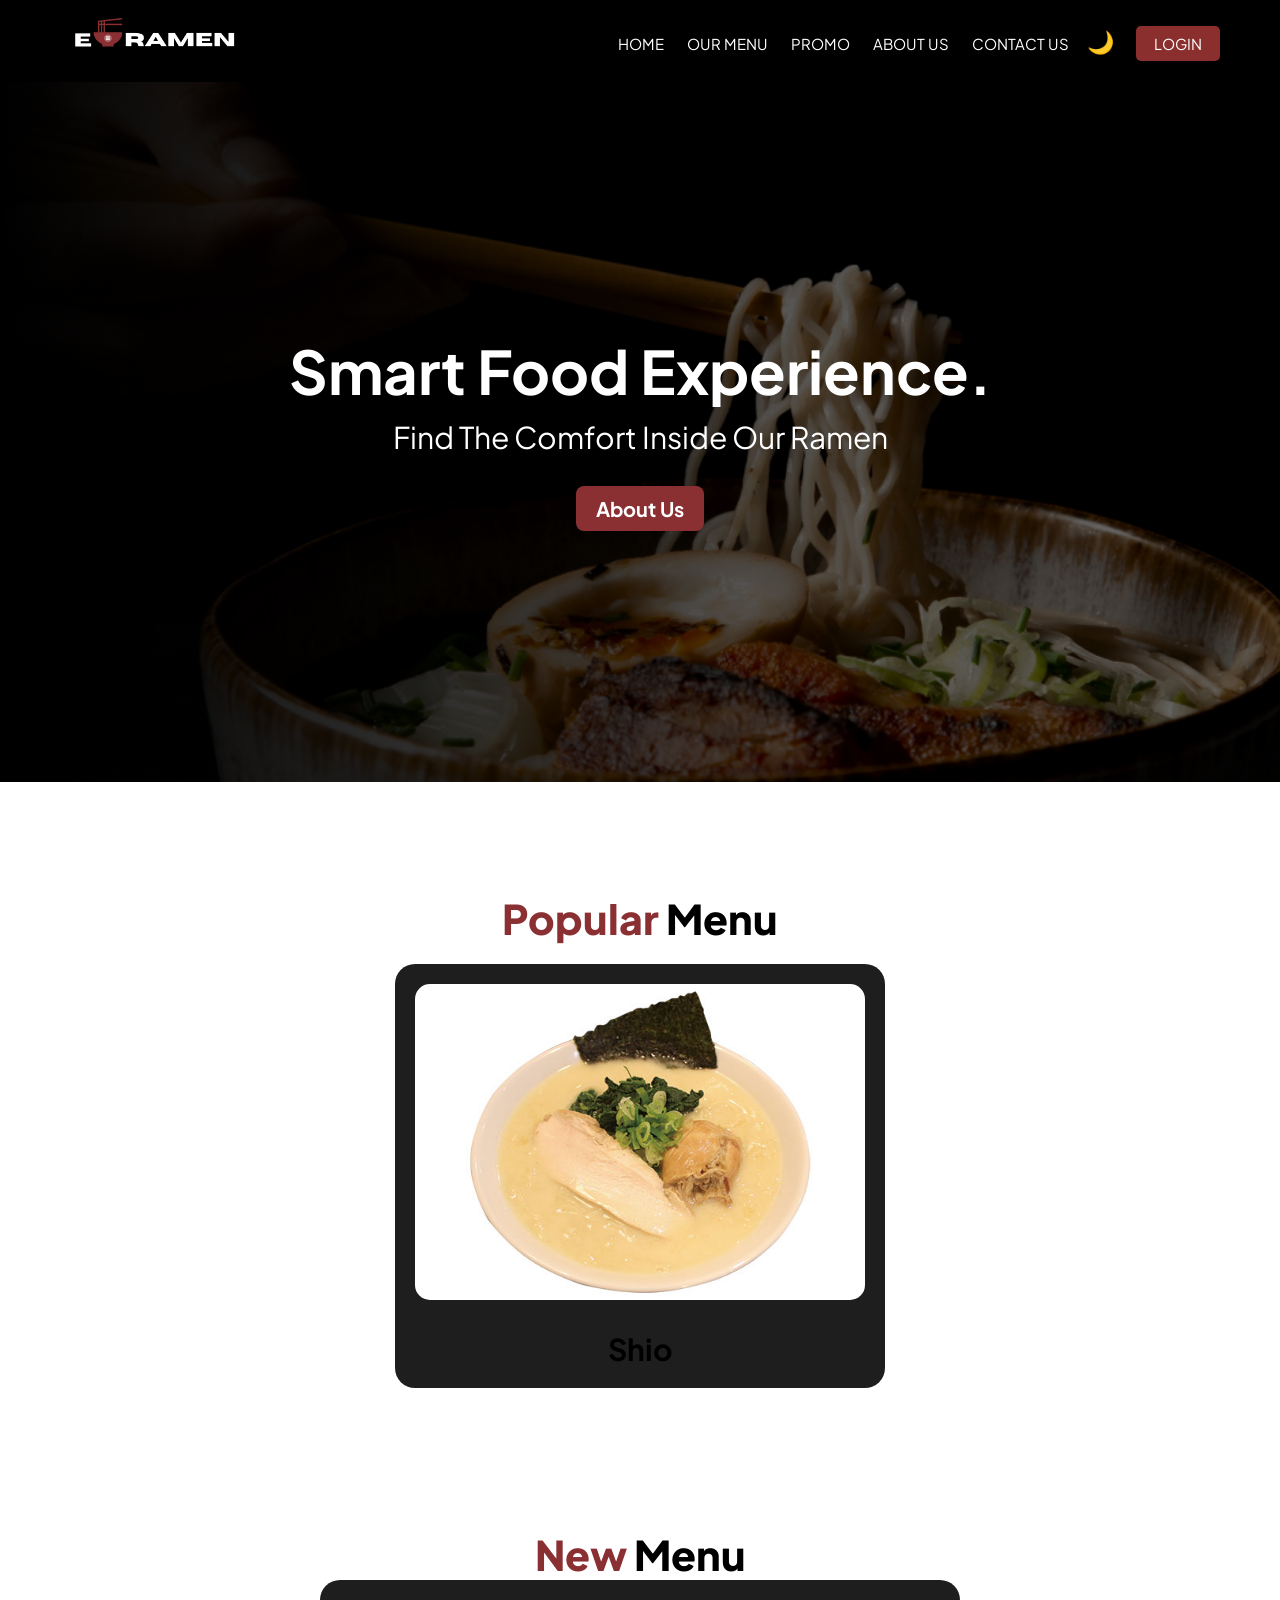
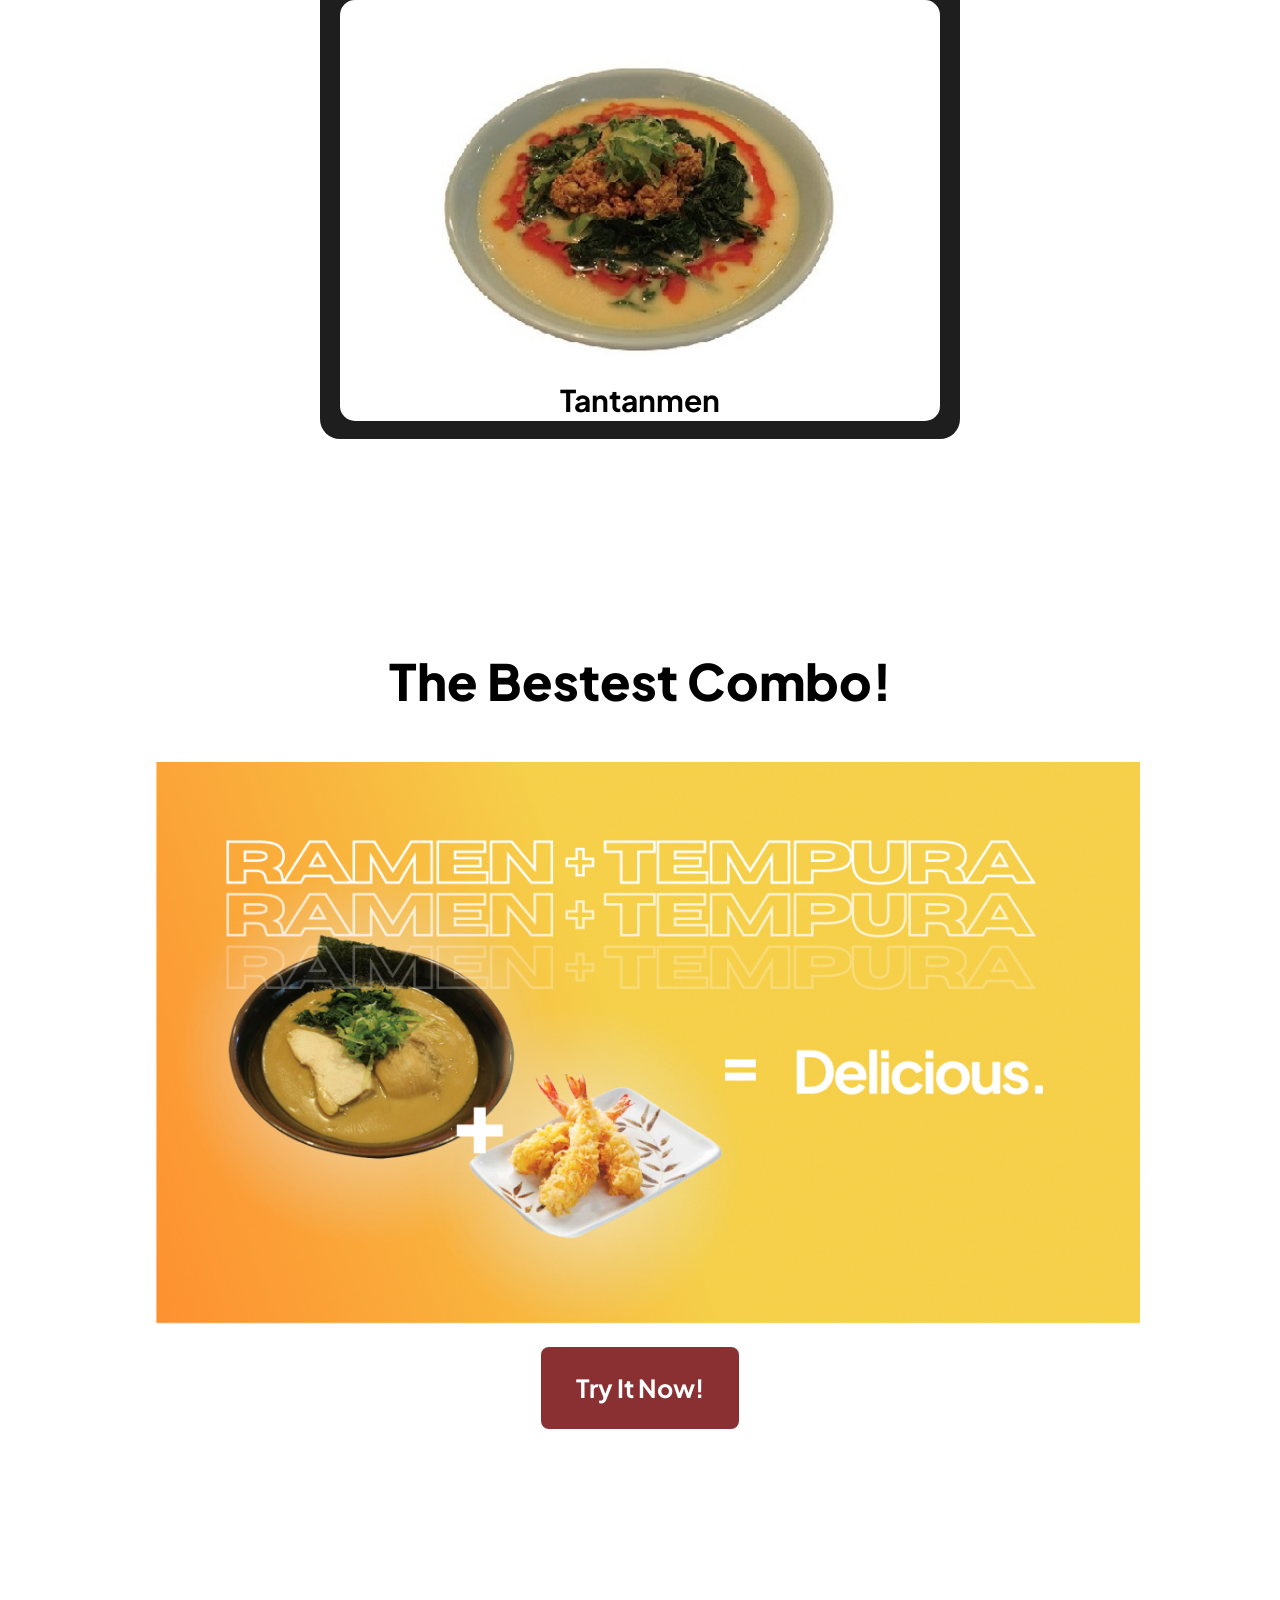
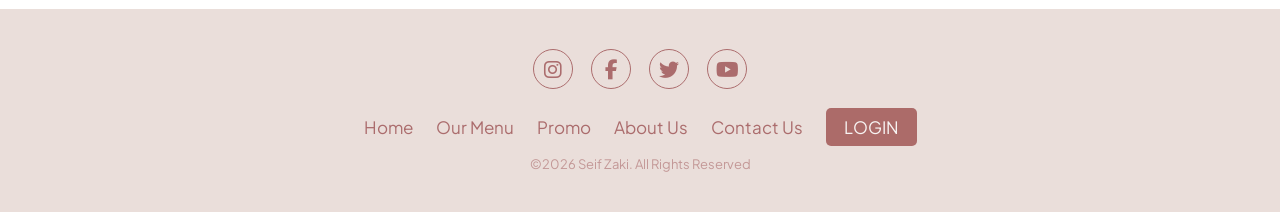
<file: index.html>
<!DOCTYPE html>
<html lang="en">
<head>

    <meta charset="UTF-8">
    <meta http-equiv="X-UA-Compatible" content="IE=edge">
    <meta name="viewport" content="width=device-width, initial-scale=1.0">

    <meta name="author" content="Seif Zaky">

    <title>ERamen - Seif</title>

    <!-- Link to CSS -->
    <link rel="stylesheet" href="home/style.css">

    <!-- Font Awesome -->
    <link rel="stylesheet"
    href="https://cdnjs.cloudflare.com/ajax/libs/font-awesome/6.4.0/css/all.min.css">

</head>

<body>

<!-- HEADER -->
<header class="header">

    <section class="flex">

        <!-- LOGO -->
        <a href="index.html" class="logo">
            <img src="assets/ERamen Logo Whole.png" alt="">
        </a>

        <!-- NAVBAR -->
        <nav class="navbar">
            
            <a href="index.html" class="home">
                HOME
            </a>

            <a href="menu/ourmenu.html" class="home">
                OUR MENU
            </a>

            <a href="promo/promo.html" class="home">
                PROMO
            </a>

            <a href="about us/aboutus.html" class="home">
                ABOUT US
            </a>

            <a href="contact us/contactus.html" class="home">
                CONTACT US
            </a>

            <!-- DARK MODE BUTTON -->
            <button id="dark-mode-toggle" class="dark-btn">
                🌙
            </button>

            <!-- LOGIN BUTTON -->
            <a href="auth/login.html"
               id="login-btn"
               class="login-btn">

               LOGIN

            </a>

        </nav>

        <!-- MOBILE MENU -->
        <div id="menu-btn" class="fas fa-bars"></div>

    </section>

</header>

<!-- HOME -->
<div class="home-bg">

    <section class="home" id="home">

        <div class="content">

            <h3>Smart Food Experience.</h3>

            <p>
                Find The Comfort Inside Our Ramen
            </p>

            <a href="about us/aboutus.html"
               class="btn">

               About Us

            </a>

        </div>

    </section>

</div>

<!-- POPULAR MENU -->
<section class="popmenu" id="popmenu">

    <div class="heading">

        <h3>
            <span>Popular</span> Menu
        </h3>

    </div>

    <div class="box-container">

        <div class="box">

            <a href="menu/ourmenu.html">

                <figure>
                    <img src="assets/Shio.jpg" alt="">
                </figure>

                <h3>Shio</h3>

            </a>

        </div>

    </div>

</section>

<!-- NEW MENU -->
<section class="newmenu" id="newmenu">

    <div class="heading">

        <h3>
            <span>New</span> Menu
        </h3>

    </div>

    <div class="box-container">

        <div class="box">

            <a href="menu/ourmenu.html">

                <figure>
                    <img src="assets/Tantanmen.jpg" alt="">
                </figure>

                <h3>Tantanmen</h3>

            </a>

        </div>

    </div>

</section>

<!-- BANNER -->
<section class="banner" id="banner">

    <div class="banner-heading">

        <h3>The Bestest Combo!</h3>

    </div>

    <div class="box-container">

        <div class="box">

            <a href="menu/ourmenu.html">

                <figure>

                    <img src="assets/Banner.png"
                         alt=""
                         class="banner-img">

                </figure>

            </a>

        </div>

        <a href="menu/ourmenu.html"
           class="btn">

           Try it now!

        </a>

    </div>

</section>

<!-- FOOTER -->
<section class="footer">

    <div class="social">

        <a href="">
            <i class="fab fa-instagram"></i>
        </a>

        <a href="">
            <i class="fab fa-facebook-f"></i>
        </a>

        <a href="">
            <i class="fab fa-twitter"></i>
        </a>

        <a href="">
            <i class="fab fa-youtube"></i>
        </a>

    </div>

    <ul class="list">

        <li>
            <a href="index.html">
                Home
            </a>
        </li>

        <li>
            <a href="menu/ourmenu.html">
                Our Menu
            </a>
        </li>

        <li>
            <a href="promo/promo.html">
                Promo
            </a>
        </li>

        <li>
            <a href="about us/aboutus.html">
                About Us
            </a>
        </li>

        <li>
            <a href="contact us/contactus.html">
                Contact Us
            </a>
        </li>

        <!-- FOOTER LOGIN -->
        <li>

            <a href="auth/login.html"
               id="footer-login-btn"
               class="login-btn">

               LOGIN

            </a>

        </li>

    </ul>

    <p class="copyright">

        ©2026 Seif Zaki. All rights reserved

    </p>

</section>

<!-- JS -->
<script src="home/script.js"></script>

<!-- LOGIN / LOGOUT SYSTEM -->
<script>

window.addEventListener("DOMContentLoaded", () => {

    let currentUser =
        localStorage.getItem("ERamenCurrentUser");

    let loginBtn =
        document.getElementById("login-btn");

    let footerLoginBtn =
        document.getElementById("footer-login-btn");

    // USER LOGGED IN
    if(currentUser){

        // NAVBAR BUTTON
        if(loginBtn){

            loginBtn.innerHTML =
                `<i class="fas fa-user"></i> ${currentUser}`;

            loginBtn.addEventListener("click", (e) => {

                e.preventDefault();

                let confirmLogout =
                    confirm("Do you want to logout?");

                if(confirmLogout){

                    localStorage.removeItem(
                        "ERamenCurrentUser"
                    );

                    window.location.reload();

                }

            });

        }

        // FOOTER BUTTON
        if(footerLoginBtn){

            footerLoginBtn.innerHTML =
                `<i class="fas fa-user"></i> ${currentUser}`;

            footerLoginBtn.addEventListener("click", (e) => {

                e.preventDefault();

                let confirmLogout =
                    confirm("Do you want to logout?");

                if(confirmLogout){

                    localStorage.removeItem(
                        "ERamenCurrentUser"
                    );

                    window.location.reload();

                }

            });

        }

    }

});

</script>

<script>

/* DARK MODE */

const darkBtn =
document.getElementById("dark-mode-toggle");

// LOAD SAVED MODE
if(localStorage.getItem("darkMode") === "enabled"){

    document.body.classList.add("dark-mode");

    darkBtn.innerHTML = "☀️";

}

// TOGGLE MODE
darkBtn.addEventListener("click", () => {

    document.body.classList.toggle("dark-mode");

    // DARK MODE ACTIVE
    if(document.body.classList.contains("dark-mode")){

        localStorage.setItem(
            "darkMode",
            "enabled"
        );

        darkBtn.innerHTML = "☀️";

    }

    // LIGHT MODE
    else{

        localStorage.setItem(
            "darkMode",
            "disabled"
        );

        darkBtn.innerHTML = "🌙";

    }

});

</script>

</body>
</html>
</file>
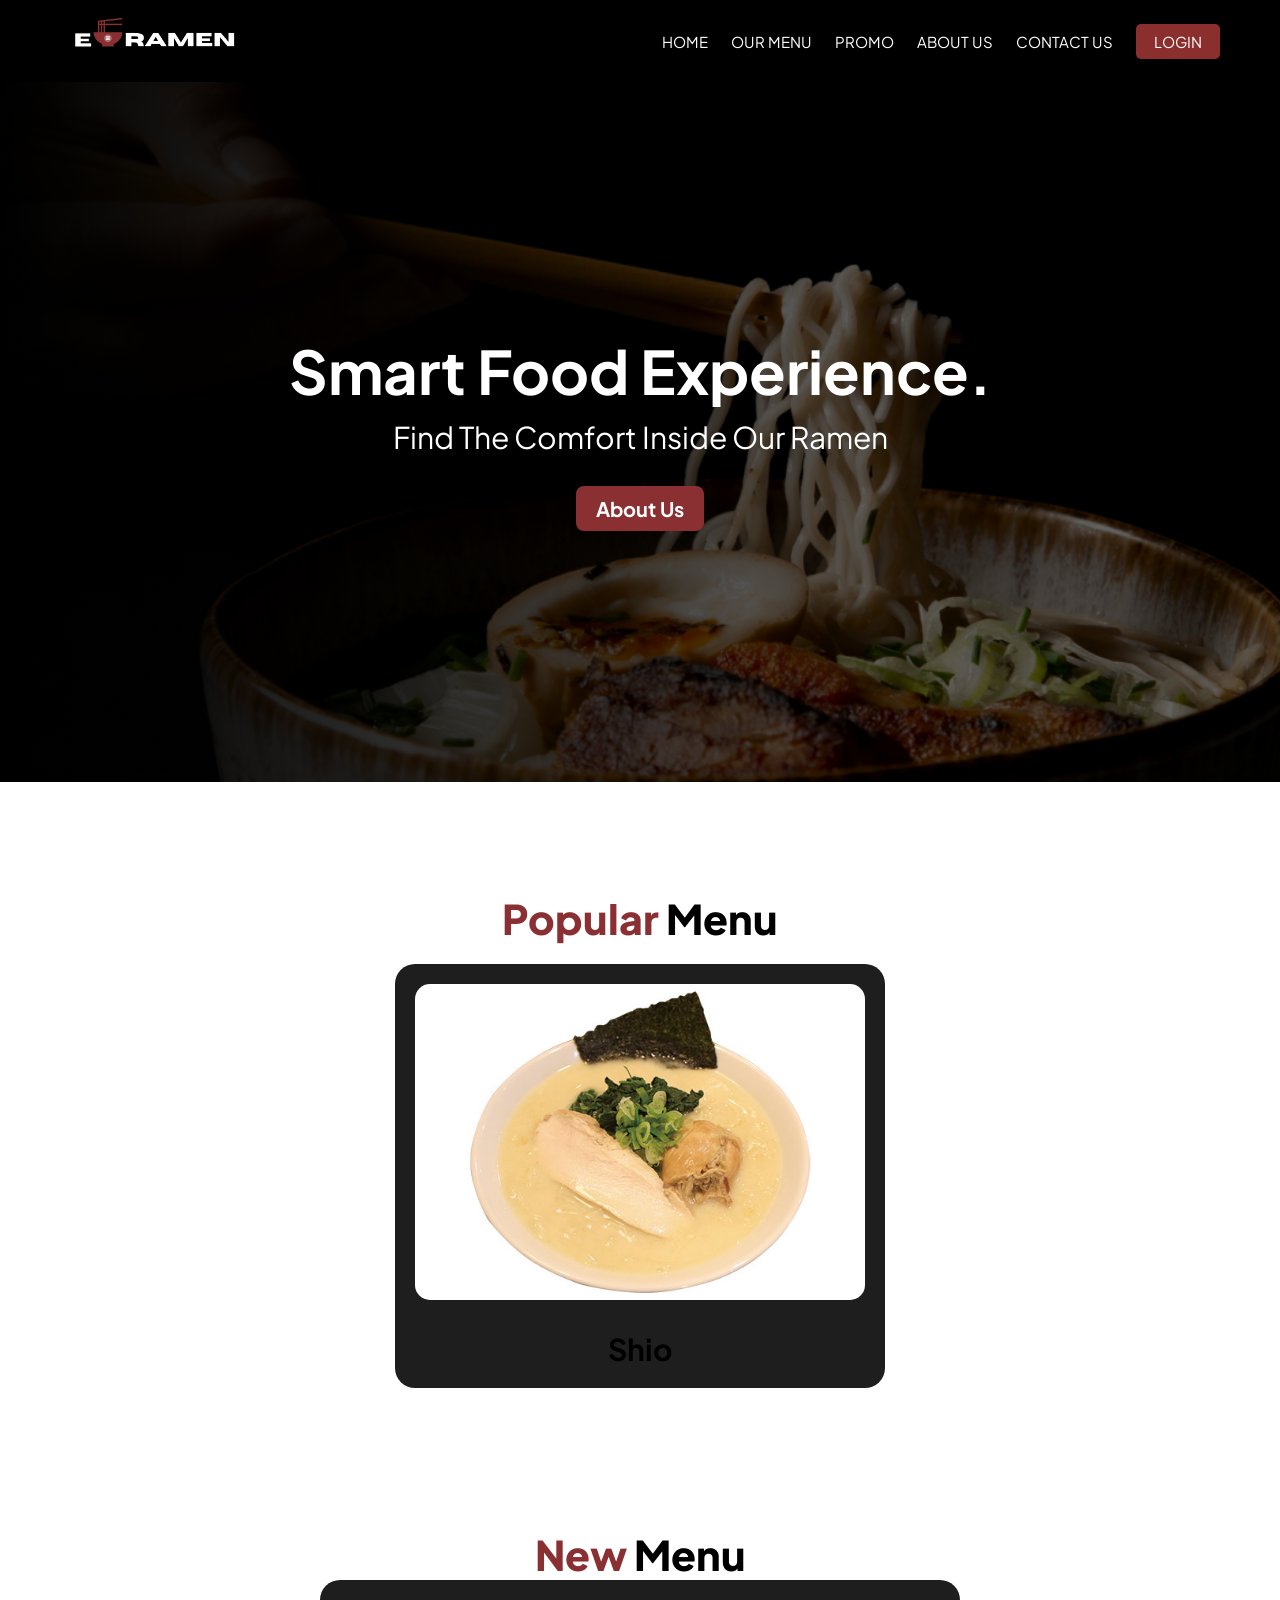
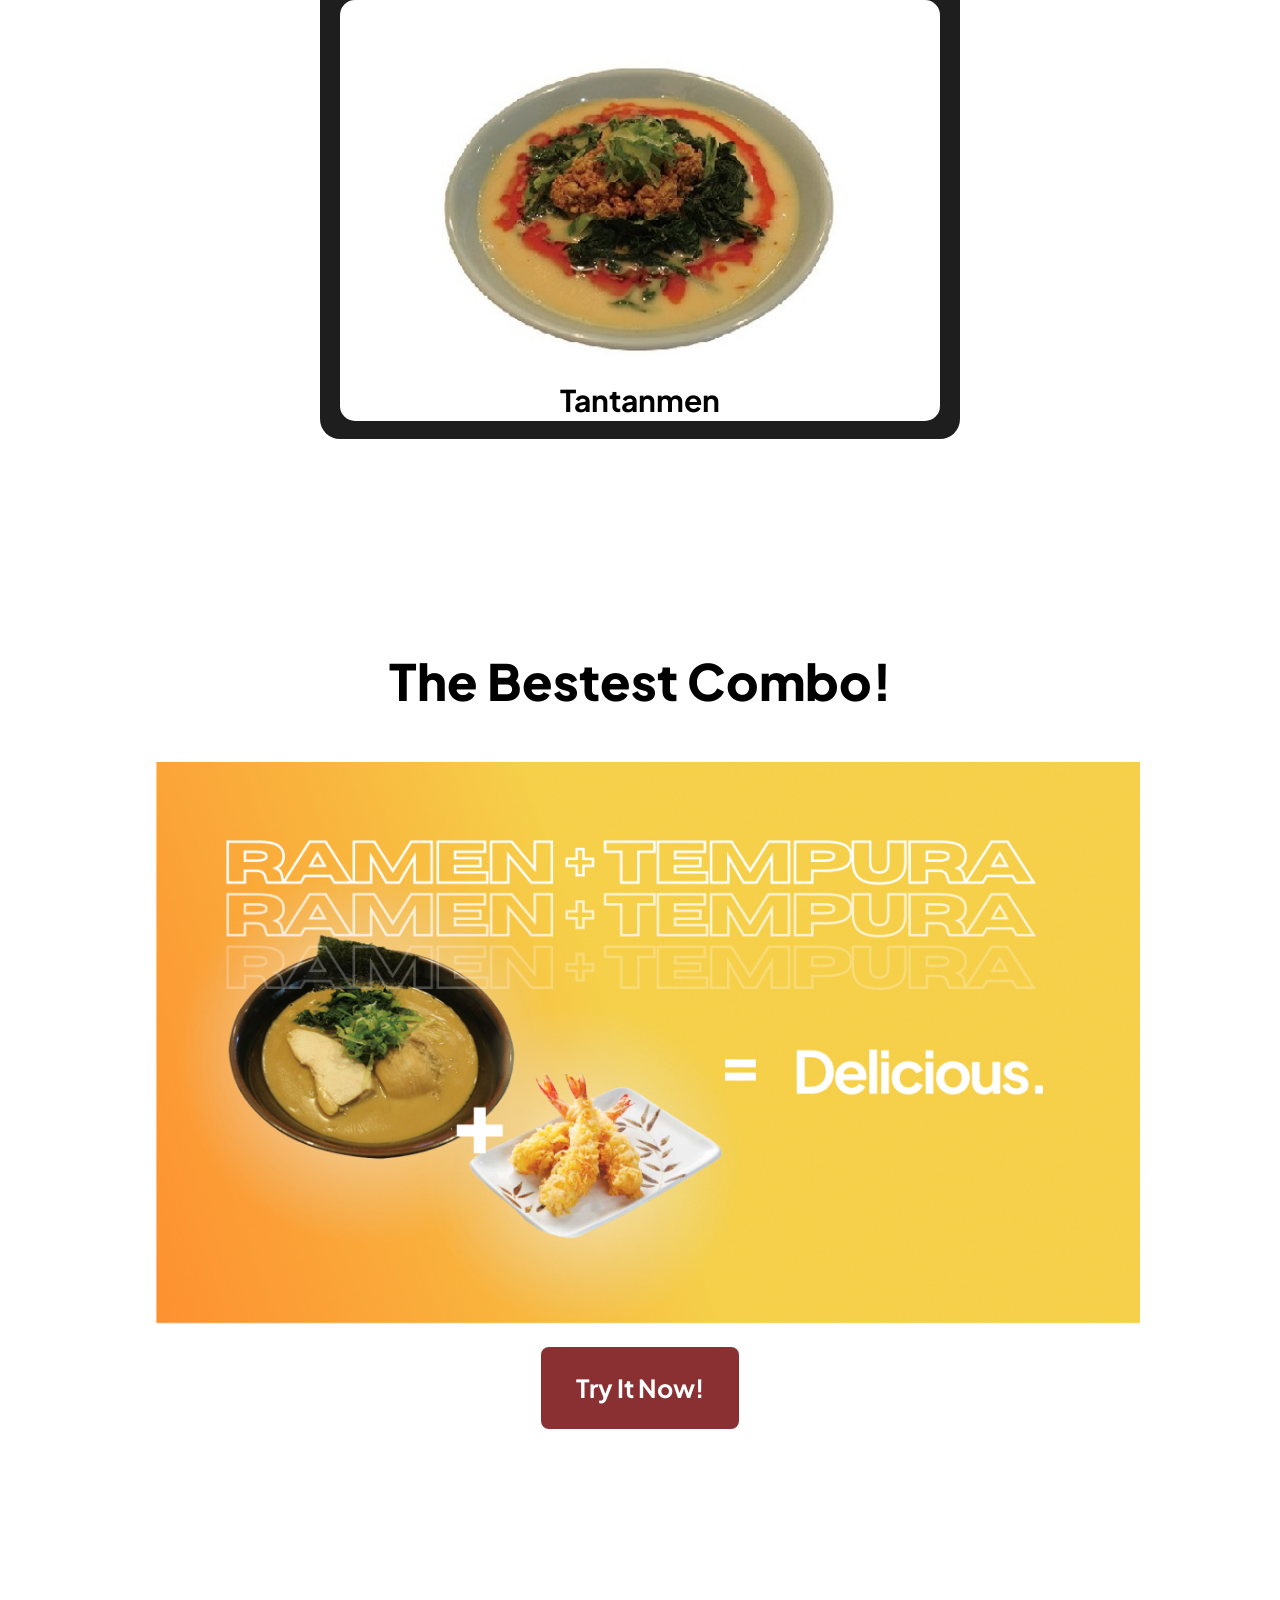
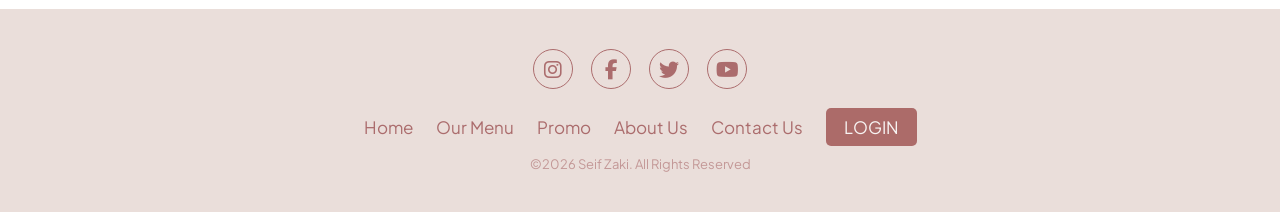
<file: home/index.html>
<!DOCTYPE html>
<html lang="en">
<head>

    <meta charset="UTF-8">
    <meta http-equiv="X-UA-Compatible" content="IE=edge">
    <meta name="viewport" content="width=device-width, initial-scale=1.0">

    <meta name="author" content="Seif Zaky">

    <title>ERamen - Seif</title>

    <!-- Link to CSS -->
    <link rel="stylesheet" href="../home/style.css">

    <!-- Font Awesome -->
    <link rel="stylesheet"
    href="https://cdnjs.cloudflare.com/ajax/libs/font-awesome/6.4.0/css/all.min.css">

</head>

<body>

<!-- HEADER -->
<header class="header">

    <section class="flex">

        <!-- LOGO -->
        <a href="index.html" class="logo">
            <img src="../assets/ERamen Logo Whole.png" alt="">
        </a>

        <!-- NAVBAR -->
        <nav class="navbar">

            <a href="../home/index.html" class="home">
                HOME
            </a>

            <a href="../menu/ourmenu.html" class="home">
                OUR MENU
            </a>

            <a href="../promo/promo.html" class="home">
                PROMO
            </a>

            <a href="../about us/aboutus.html" class="home">
                ABOUT US
            </a>

            <a href="../contact us/contactus.html" class="home">
                CONTACT US
            </a>

            <!-- LOGIN BUTTON -->
            <a href="../auth/login.html"
               id="login-btn"
               class="login-btn">

               LOGIN

            </a>

        </nav>

        <!-- MOBILE MENU -->
        <div id="menu-btn" class="fas fa-bars"></div>

    </section>

</header>

<!-- HOME -->
<div class="home-bg">

    <section class="home" id="home">

        <div class="content">

            <h3>Smart Food Experience.</h3>

            <p>
                Find The Comfort Inside Our Ramen
            </p>

            <a href="../about us/aboutus.html"
               class="btn">

               About Us

            </a>

        </div>

    </section>

</div>

<!-- POPULAR MENU -->
<section class="popmenu" id="popmenu">

    <div class="heading">

        <h3>
            <span>Popular</span> Menu
        </h3>

    </div>

    <div class="box-container">

        <div class="box">

            <a href="../menu/ourmenu.html">

                <figure>
                    <img src="../assets/Shio.jpg" alt="">
                </figure>

                <h3>Shio</h3>

            </a>

        </div>

    </div>

</section>

<!-- NEW MENU -->
<section class="newmenu" id="newmenu">

    <div class="heading">

        <h3>
            <span>New</span> Menu
        </h3>

    </div>

    <div class="box-container">

        <div class="box">

            <a href="../menu/ourmenu.html">

                <figure>
                    <img src="../assets/Tantanmen.jpg" alt="">
                </figure>

                <h3>Tantanmen</h3>

            </a>

        </div>

    </div>

</section>

<!-- BANNER -->
<section class="banner" id="banner">

    <div class="banner-heading">

        <h3>The Bestest Combo!</h3>

    </div>

    <div class="box-container">

        <div class="box">

            <a href="../menu/ourmenu.html">

                <figure>

                    <img src="../assets/Banner.png"
                         alt=""
                         class="banner-img">

                </figure>

            </a>

        </div>

        <a href="../menu/ourmenu.html"
           class="btn">

           Try it now!

        </a>

    </div>

</section>

<!-- FOOTER -->
<section class="footer">

    <div class="social">

        <a href="">
            <i class="fab fa-instagram"></i>
        </a>

        <a href="">
            <i class="fab fa-facebook-f"></i>
        </a>

        <a href="">
            <i class="fab fa-twitter"></i>
        </a>

        <a href="">
            <i class="fab fa-youtube"></i>
        </a>

    </div>

    <ul class="list">

        <li>
            <a href="../home/index.html">
                Home
            </a>
        </li>

        <li>
            <a href="../menu/ourmenu.html">
                Our Menu
            </a>
        </li>

        <li>
            <a href="../promo/promo.html">
                Promo
            </a>
        </li>

        <li>
            <a href="../about us/aboutus.html">
                About Us
            </a>
        </li>

        <li>
            <a href="../contact us/contactus.html">
                Contact Us
            </a>
        </li>

        <!-- FOOTER LOGIN -->
        <li>

            <a href="../auth/login.html"
               id="footer-login-btn"
               class="login-btn">

               LOGIN

            </a>

        </li>

    </ul>

    <p class="copyright">

        ©2026 Seif Zaki. All rights reserved

    </p>

</section>

<!-- JS -->
<script src="../home/script.js"></script>

<!-- LOGIN / LOGOUT SYSTEM -->
<script>

window.addEventListener("DOMContentLoaded", () => {

    let currentUser =
        localStorage.getItem("ERamenCurrentUser");

    let loginBtn =
        document.getElementById("login-btn");

    let footerLoginBtn =
        document.getElementById("footer-login-btn");

    // USER LOGGED IN
    if(currentUser){

        // NAVBAR BUTTON
        if(loginBtn){

            loginBtn.innerHTML =
                `<i class="fas fa-user"></i> ${currentUser}`;

            loginBtn.addEventListener("click", (e) => {

                e.preventDefault();

                let confirmLogout =
                    confirm("Do you want to logout?");

                if(confirmLogout){

                    localStorage.removeItem(
                        "ERamenCurrentUser"
                    );

                    window.location.reload();

                }

            });

        }

        // FOOTER BUTTON
        if(footerLoginBtn){

            footerLoginBtn.innerHTML =
                `<i class="fas fa-user"></i> ${currentUser}`;

            footerLoginBtn.addEventListener("click", (e) => {

                e.preventDefault();

                let confirmLogout =
                    confirm("Do you want to logout?");

                if(confirmLogout){

                    localStorage.removeItem(
                        "ERamenCurrentUser"
                    );

                    window.location.reload();

                }

            });

        }

    }

});

</script>

</body>
</html>
</file>
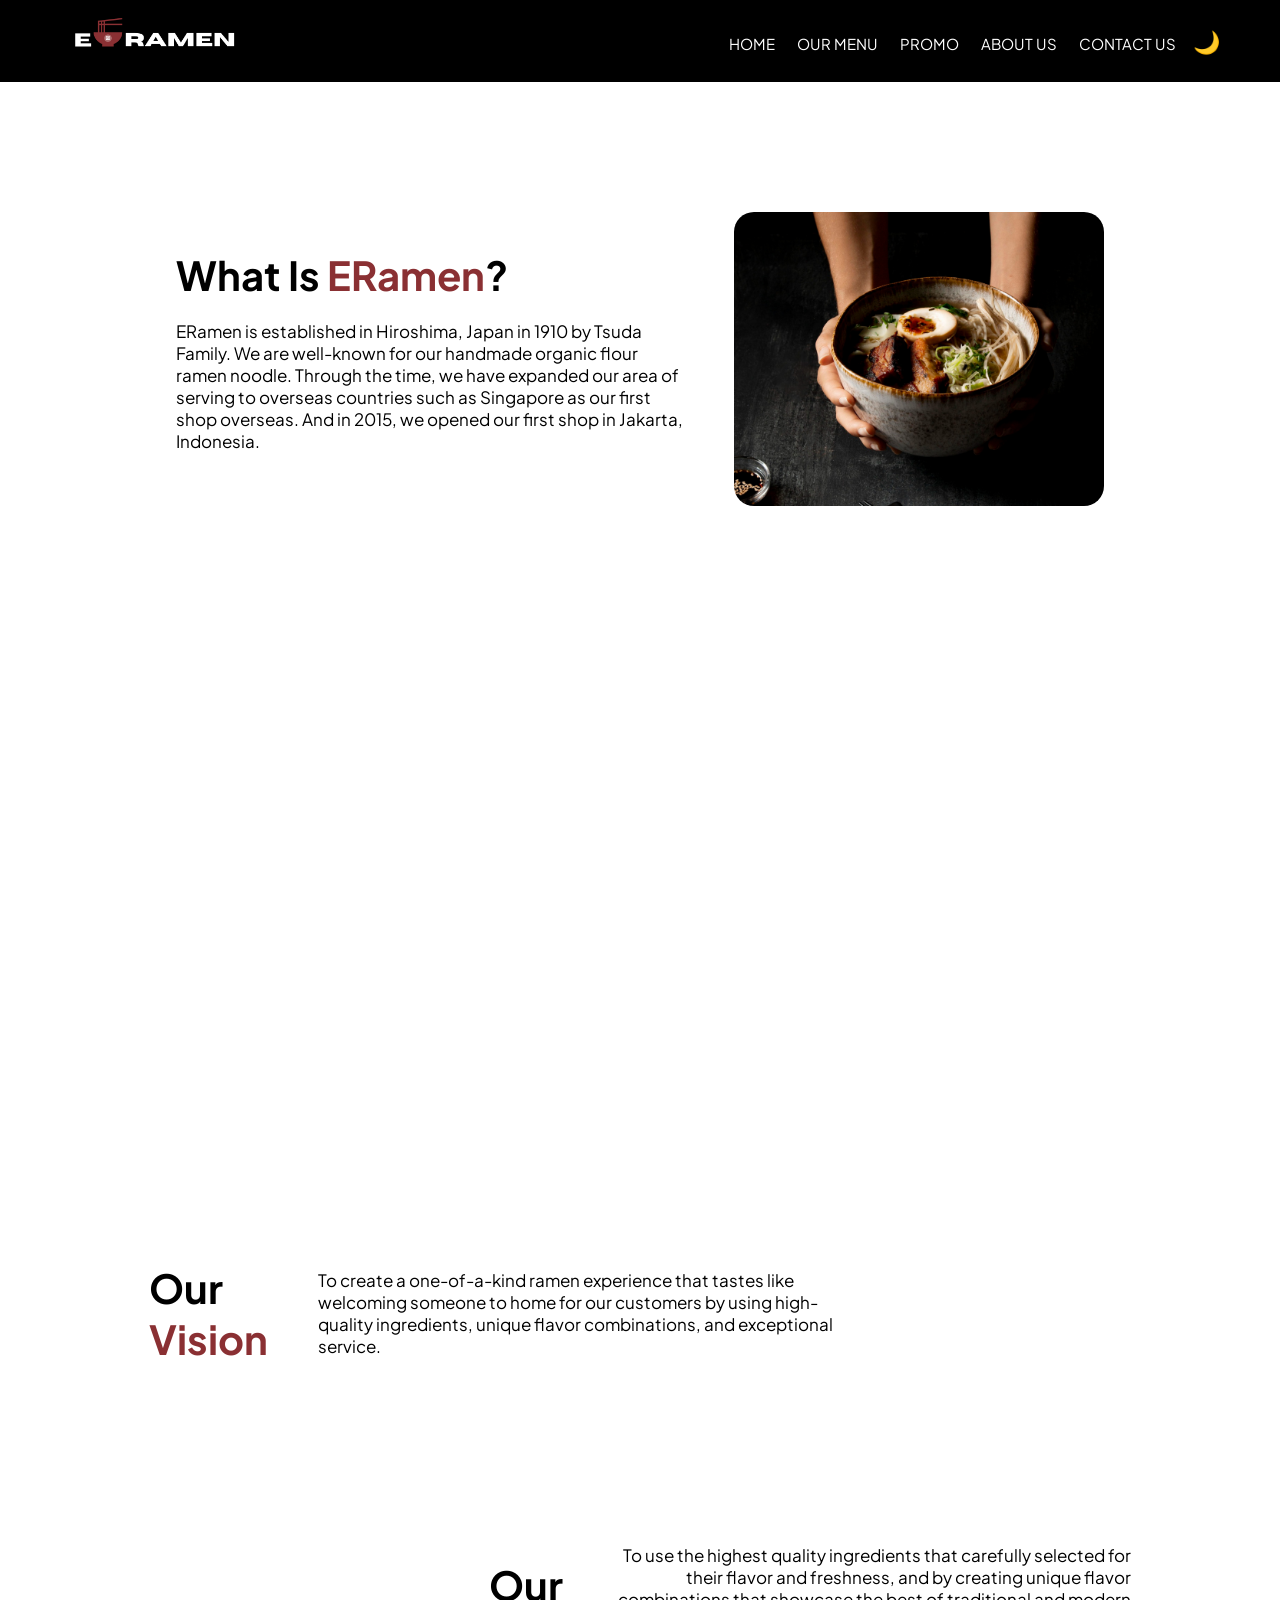
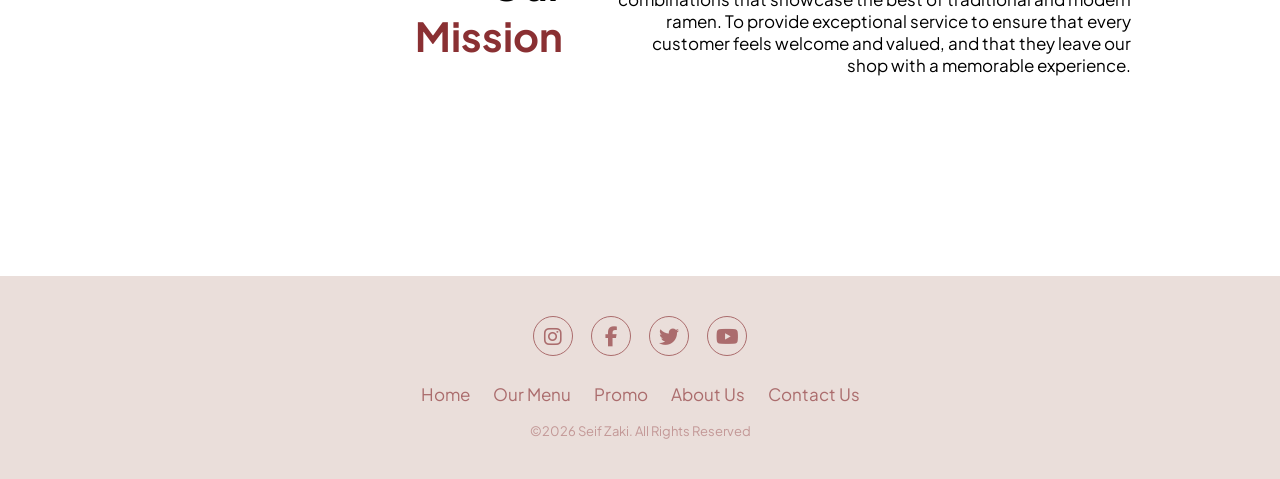
<file: about us/aboutus.html>
<!DOCTYPE html>
<html lang="en">
<head>

    <meta charset="UTF-8">
    <meta http-equiv="X-UA-Compatible" content="IE=edge">
    <meta name="viewport" content="width=device-width, initial-scale=1.0">
    <meta name="author" content="Seif Zaky">
    <title>ERamen</title>

    <!-- Link to CSS -->
    <link rel="stylesheet" href="style_aboutus.css">
    <link rel="stylesheet" href="../home/style.css">

    <!-- Link of Awesome Font-->
    <link rel="stylesheet" href="https://cdnjs.cloudflare.com/ajax/libs/font-awesome/6.4.0/css/all.min.css" integrity="sha512-iecdLmaskl7CVkqkXNQ/ZH/XLlvWZOJyj7Yy7tcenmpD1ypASozpmT/E0iPtmFIB46ZmdtAc9eNBvH0H/ZpiBw==" crossorigin="anonymous" referrerpolicy="no-referrer" />

</head>
<body>
    
    <!-- HEADER: Start -->
    <header class="header">

        <section class="flex">

            <a href="../index.html" class="logo"><img src="../assets/ERamen Logo Whole.png" alt=""></a>

            <nav class="navbar">
                <a href="../index.html" class="home">HOME</a>
                <a href="../menu/ourmenu.html" class="home">OUR MENU</a>
                <a href="../promo/promo.html" class="home">PROMO</a>
                <a href="../about us/aboutus.html" class="home">ABOUT US</a>
                <a href="../contact us/contactus.html" class="home">CONTACT US</a>
                <button id="dark-mode-toggle" class="dark-btn">
                     🌙
                </button>
            </nav>

        <div id="menu-btn" class="fas fa-bars"></div>

        </section>

    </header>
    <!-- HEADER: End -->

    <!-- Hero: Start -->
    <section class="hero" id="hero">

        <div class="container">

            <div class="box-hero">

                <div class="head">
                    <h1>What Is <span>ERamen</span>?</h1>
                </div>
                
                <div class="content">
                    <p>ERamen is established in Hiroshima, Japan in 1910 by Tsuda Family. We are well-known for our handmade organic flour ramen noodle. Through the time, we have expanded our area of serving to overseas countries such as Singapore as our first shop overseas. And in 2015, we opened our first shop in Jakarta, Indonesia.</p>
                </div>
    
            </div>

            <div class="image">
                <img src="../assets/about_us_hero.jpg" alt="">
            </div>

        </div>

    </section>
    <!-- Hero: End -->

    <!-- Vision: Start -->
    <section class="vis" id="vis">

        <div class="container">
            <div class="head">
                <h1>Our <span>Vision</span></h1>
            </div>
    
            <div class="content">
                <p>To create a one-of-a-kind ramen experience that tastes like welcoming someone to home for our customers by using high-quality ingredients, unique flavor combinations, and exceptional service.</p>
            </div>
        </div>
        

    </section>
    <!-- Vision: End -->

    <!-- Mission: Start -->
    <section class="mis" id="mis">

        <div class="container">
            <div class="head">
                <h1>Our <span>Mission</span></h1>
            </div>
        
            <div class="content">
                <p>To use the highest quality ingredients that carefully selected for their flavor and freshness, and by creating unique flavor combinations that showcase the best of traditional and modern ramen. To provide exceptional service to ensure that every customer feels welcome and valued, and that they leave our shop with a memorable experience.</p>
            </div>
        </div>

        </section>
    <!-- Mission: End -->

    <!-- FOOTER: Start -->
    <section class="footer">

        <div class="social">
            <a href=""><i class="fab fa-instagram"></i></a>
            <a href=""><i class="fab fa-facebook-f"></i></a>
            <a href=""><i class="fab fa-twitter"></i></a>
            <a href=""><i class="fab fa-youtube"></i></a>
        </div>

        <ul class="list">
            <li><a href="../index.html">Home</a></li>
            <li><a href="../menu/ourmenu.html">Our Menu</a></li>
            <li><a href="../promo/promo.html">Promo</a></li>
            <li><a href="../about us/aboutus.html">About Us</a></li>
            <li><a href="../contact us/contactus.html">Contact Us</a></li>
        </ul>

        <p class="copyright">©2026 Seif Zaki. All rights reserved</p>

    </section>
    <!-- FOOTER: End -->

    <!-- Link to JS -->
    <script src="script_aboutus.js"></script>

    <script>

/* DARK MODE */

const darkBtn =
document.getElementById("dark-mode-toggle");

// LOAD SAVED MODE
if(localStorage.getItem("darkMode") === "enabled"){

    document.body.classList.add("dark-mode");

    darkBtn.innerHTML = "☀️";

}

// TOGGLE MODE
darkBtn.addEventListener("click", () => {

    document.body.classList.toggle("dark-mode");

    // DARK MODE ACTIVE
    if(document.body.classList.contains("dark-mode")){

        localStorage.setItem(
            "darkMode",
            "enabled"
        );

        darkBtn.innerHTML = "☀️";

    }

    // LIGHT MODE
    else{

        localStorage.setItem(
            "darkMode",
            "disabled"
        );

        darkBtn.innerHTML = "🌙";

    }

});

</script>

</body>
</html>
</file>
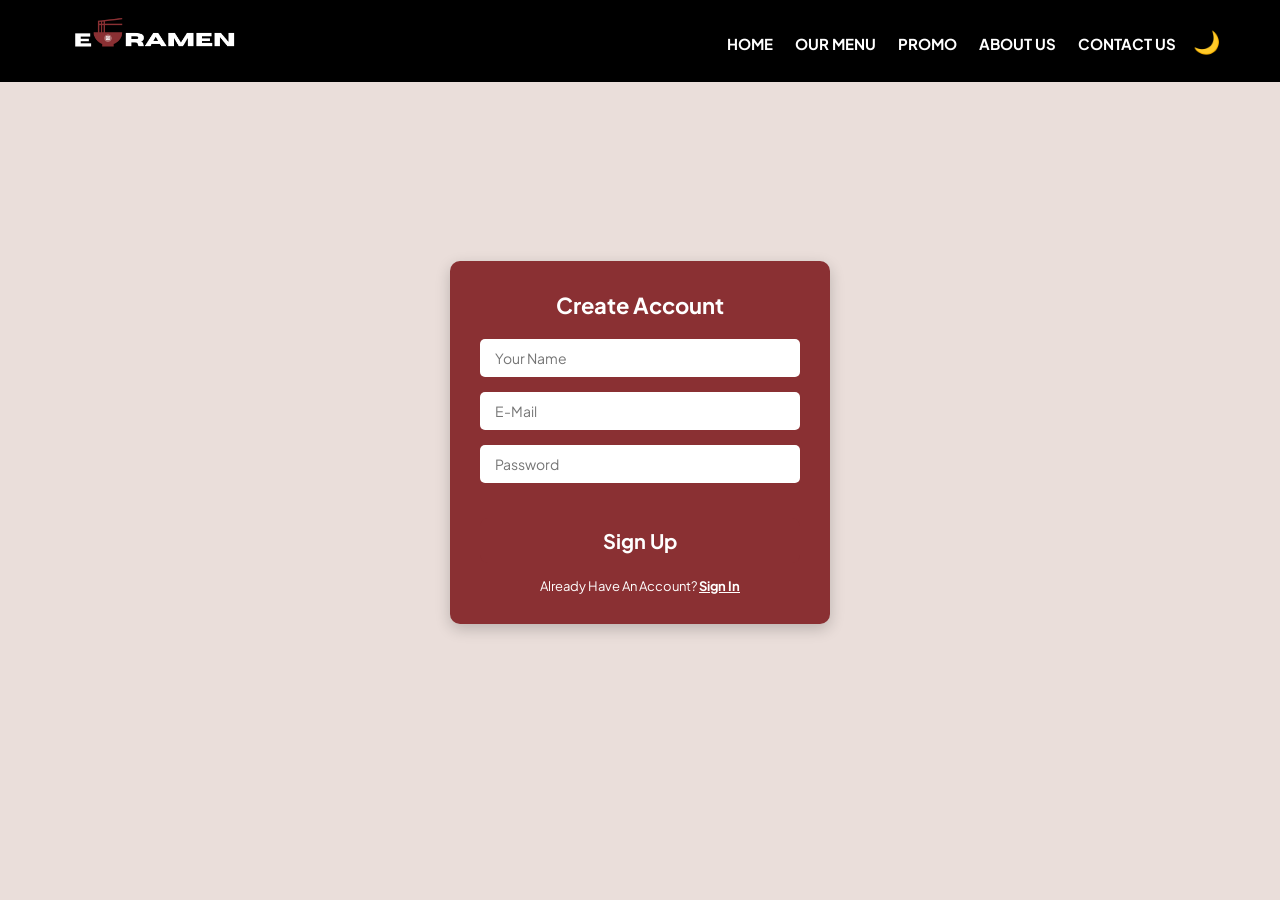
<file: auth/login.html>
<!DOCTYPE html>
<html lang="en">
<head>
    <meta charset="UTF-8">
    <meta name="viewport" content="width=device-width, initial-scale=1.0">
    <title>ERamen - Login / Sign Up</title>
    <link rel="stylesheet" href="style_auth.css">
    <link rel="stylesheet" href="../home/style.css">
    <link rel="stylesheet" href="https://cdnjs.cloudflare.com/ajax/libs/font-awesome/6.4.0/css/all.min.css">
</head>
<body>

    <!-- HEADER: Start -->
    <header class="header">
        <section class="flex">
            <a href="../index.html" class="logo"><img src="../assets/ERamen Logo Whole.png" alt=""></a>
            <nav class="navbar">
                <a href="../index.html" class="home">HOME</a>
                <a href="../menu/ourmenu.html" class="home">OUR MENU</a>
                <a href="../promo/promo.html" class="home">PROMO</a>
                <a href="../about us/aboutus.html" class="home">ABOUT US</a>
                <a href="../contact us/contactus.html" class="home">CONTACT US</a>
                <button id="dark-mode-toggle" class="dark-btn">
                     🌙
                </button>
            </nav>
            <div id="menu-btn" class="fas fa-bars"></div>
        </section>
    </header>
    <!-- HEADER: End -->

    <section class="auth-section">
        <div class="auth-container">
            
            <!-- Sign Up Form -->
            <div class="form-box" id="signup-box">
                <h2>Create Account</h2>
                <div id="signup-error" class="error-message"></div>
                <div class="input-row">
                    <input type="text" id="signup-name" placeholder="Your Name" required>
                </div>
                <div class="input-row">
                    <input type="email" id="signup-email" placeholder="E-mail" required>
                </div>
                <div class="input-row">
                    <input type="password" id="signup-password" placeholder="Password" required>
                </div>
                <button class="btn" onclick="signUp()">Sign Up</button>
                <p class="toggle-text">Already have an account? <span onclick="toggleForms()">Sign In</span></p>
            </div>

            <!-- Sign In Form (Hidden by default) -->
            <div class="form-box" id="signin-box" style="display: none;">
                <h2>Welcome Back</h2>
                <div id="signin-error" class="error-message"></div>
                <div class="input-row">
                    <input type="email" id="signin-email" placeholder="E-mail" required>
                </div>
                <div class="input-row">
                    <input type="password" id="signin-password" placeholder="Password" required>
                </div>
                <button class="btn" onclick="signIn()">Sign In</button>
                <p class="toggle-text">Don't have an account? <span onclick="toggleForms()">Sign Up</span></p>
            </div>

        </div>
    </section>

    <script src="script_auth.js"></script>
    <script>

/* DARK MODE */

const darkBtn =
document.getElementById("dark-mode-toggle");

// LOAD SAVED MODE
if(localStorage.getItem("darkMode") === "enabled"){

    document.body.classList.add("dark-mode");

    darkBtn.innerHTML = "☀️";

}

// TOGGLE MODE
darkBtn.addEventListener("click", () => {

    document.body.classList.toggle("dark-mode");

    // DARK MODE ACTIVE
    if(document.body.classList.contains("dark-mode")){

        localStorage.setItem(
            "darkMode",
            "enabled"
        );

        darkBtn.innerHTML = "☀️";

    }

    // LIGHT MODE
    else{

        localStorage.setItem(
            "darkMode",
            "disabled"
        );

        darkBtn.innerHTML = "🌙";

    }

});

</script>

</body>
</html>
</file>
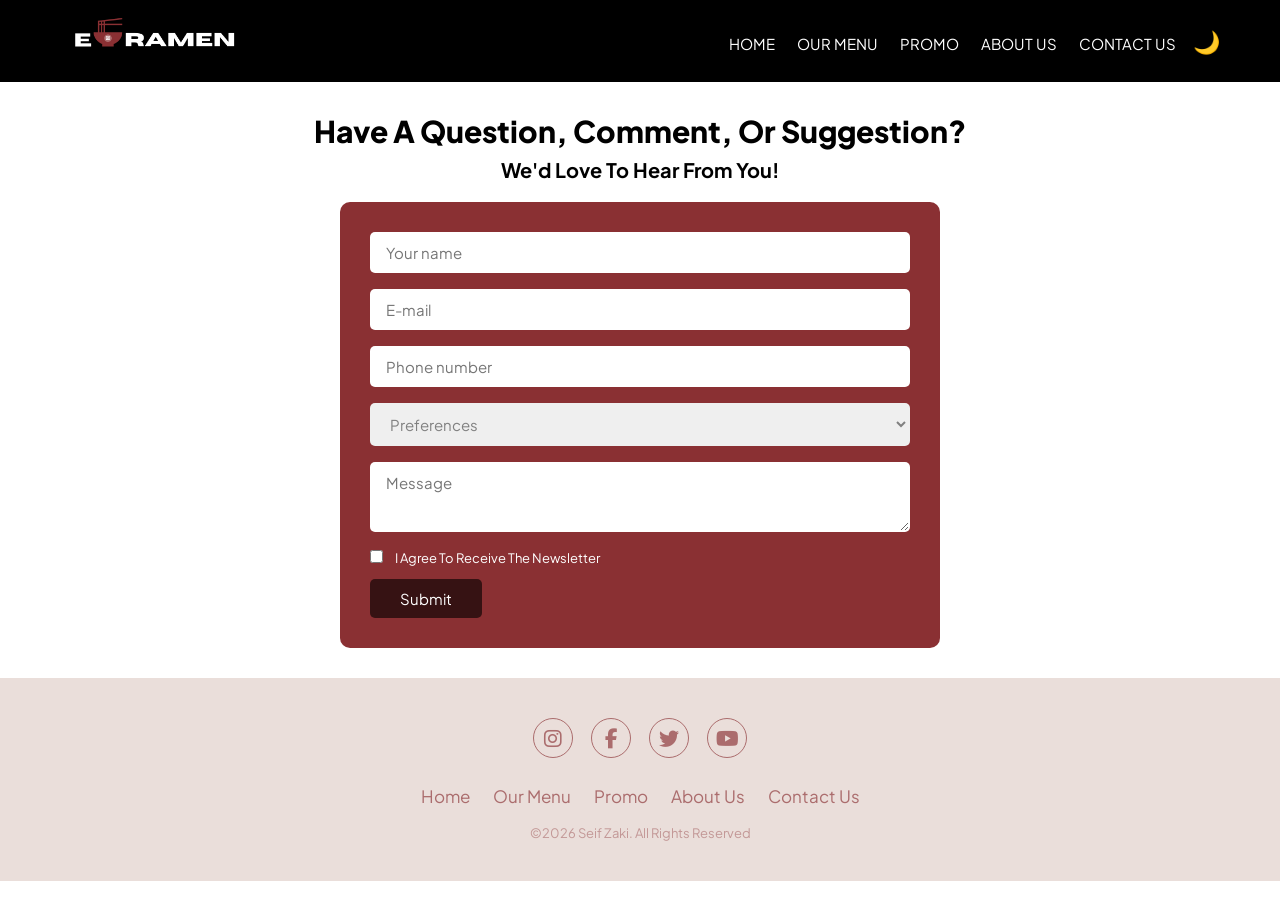
<file: contact us/contactus.html>
<!DOCTYPE html>
<html lang="en">
<head>

    <meta charset="UTF-8">
    <meta http-equiv="X-UA-Compatible" content="IE=edge">
    <meta name="viewport" content="width=device-width, initial-scale=1.0">
    <meta name="author" content="Seif Zaky">
    <title>ERamen</title>

    <!-- Link to CSS -->
    <link rel="stylesheet" href="style_contactus.css">
    <link rel="stylesheet" href="../home/style.css">

    <!-- Link of Awesome Font-->
    <link rel="stylesheet" href="https://cdnjs.cloudflare.com/ajax/libs/font-awesome/6.4.0/css/all.min.css" integrity="sha512-iecdLmaskl7CVkqkXNQ/ZH/XLlvWZOJyj7Yy7tcenmpD1ypASozpmT/E0iPtmFIB46ZmdtAc9eNBvH0H/ZpiBw==" crossorigin="anonymous" referrerpolicy="no-referrer" />

</head>
<body>
    
    <!-- HEADER: Start -->
    <header class="header">

        <section class="flex">

            <a href="../index.html" class="logo"><img src="../assets/ERamen Logo Whole.png" alt=""></a>

            <nav class="navbar">
                <a href="../index.html" class="home">HOME</a>
                <a href="../menu/ourmenu.html" class="home">OUR MENU</a>
                <a href="../promo/promo.html" class="home">PROMO</a>
                <a href="../about us/aboutus.html" class="home">ABOUT US</a>
                <a href="../contact us/contactus.html" class="home">CONTACT US</a>
                <button id="dark-mode-toggle" class="dark-btn">
                     🌙
                </button>
            </nav>

        <div id="menu-btn" class="fas fa-bars"></div>

        </section>

    </header>
    <!-- HEADER: End -->

    <section class="head">

        <div class="words">
            <h1>Have a question, comment, or suggestion?</h1>
            <h2>We'd love to hear from you! </h2>
        </div>

    </section>

    <!-- FORM: Start -->
    <section class="form">

        <div class="container">
            <form name="custom-form" onsubmit="return validForm()">
                <div class="form-box">

                    <div class="input-row">
                        <input type="text" placeholder="Your name" name="name" id="name">
                    </div>

                    <div class="input-row">
                        <input type="text" placeholder="E-mail" name="email" id="email">
                    </div>

                    <div class="input-row">
                        <input type="text" placeholder="Phone number" name="phone" id="phone">
                    </div>

                    <div class="input-row">
                        <select id="preference" class="box" required>
                            <option value="" disabled selected>Preferences</option>
                            <option value="Ramen">Ramen</option>
                            <option value="Dry Ramen">Dry Ramen</option>
                            <option value="Feedback">Feedback</option> <!-- الاختيار الجديد اللي إنت طلبته -->
                            <option value="Suggestion">Suggestion</option>
                        </select>
                    </div>

                    <div class="input-row">
                    <textarea placeholder="Message" name="message" id="message"></textarea>
                    </div>

                    <div class="input-row">
                        <input type="checkbox" name="conditions" id="conditions">
                        <label for="conditions" class="check-label">I agree to receive the newsletter</label>
                    </div>

                    <input type="submit" value="Submit">

                </div>
            </form>
        </div>

    </section>
    <!-- FORM: End -->

    <!-- FOOTER: Start -->
    <section class="footer">

        <div class="social">
            <a href=""><i class="fab fa-instagram"></i></a>
            <a href=""><i class="fab fa-facebook-f"></i></a>
            <a href=""><i class="fab fa-twitter"></i></a>
            <a href=""><i class="fab fa-youtube"></i></a>
        </div>

        <ul class="list">
            <li><a href="../index.html">Home</a></li>
            <li><a href="../menu/ourmenu.html">Our Menu</a></li>
            <li><a href="../promo/promo.html">Promo</a></li>
            <li><a href="../about us/aboutus.html">About Us</a></li>
            <li><a href="../contact us/contactus.html">Contact Us</a></li>
        </ul>

        <p class="copyright">©2026 Seif Zaki. All rights reserved</p>

    </section>
    <!-- FOOTER: End -->

    <!-- Link to JS -->
    <script src="script_contactus.js"></script>

    <script>

/* DARK MODE */

const darkBtn =
document.getElementById("dark-mode-toggle");

// LOAD SAVED MODE
if(localStorage.getItem("darkMode") === "enabled"){

    document.body.classList.add("dark-mode");

    darkBtn.innerHTML = "☀️";

}

// TOGGLE MODE
darkBtn.addEventListener("click", () => {

    document.body.classList.toggle("dark-mode");

    // DARK MODE ACTIVE
    if(document.body.classList.contains("dark-mode")){

        localStorage.setItem(
            "darkMode",
            "enabled"
        );

        darkBtn.innerHTML = "☀️";

    }

    // LIGHT MODE
    else{

        localStorage.setItem(
            "darkMode",
            "disabled"
        );

        darkBtn.innerHTML = "🌙";

    }

});

</script>

</body>
</html>
</file>
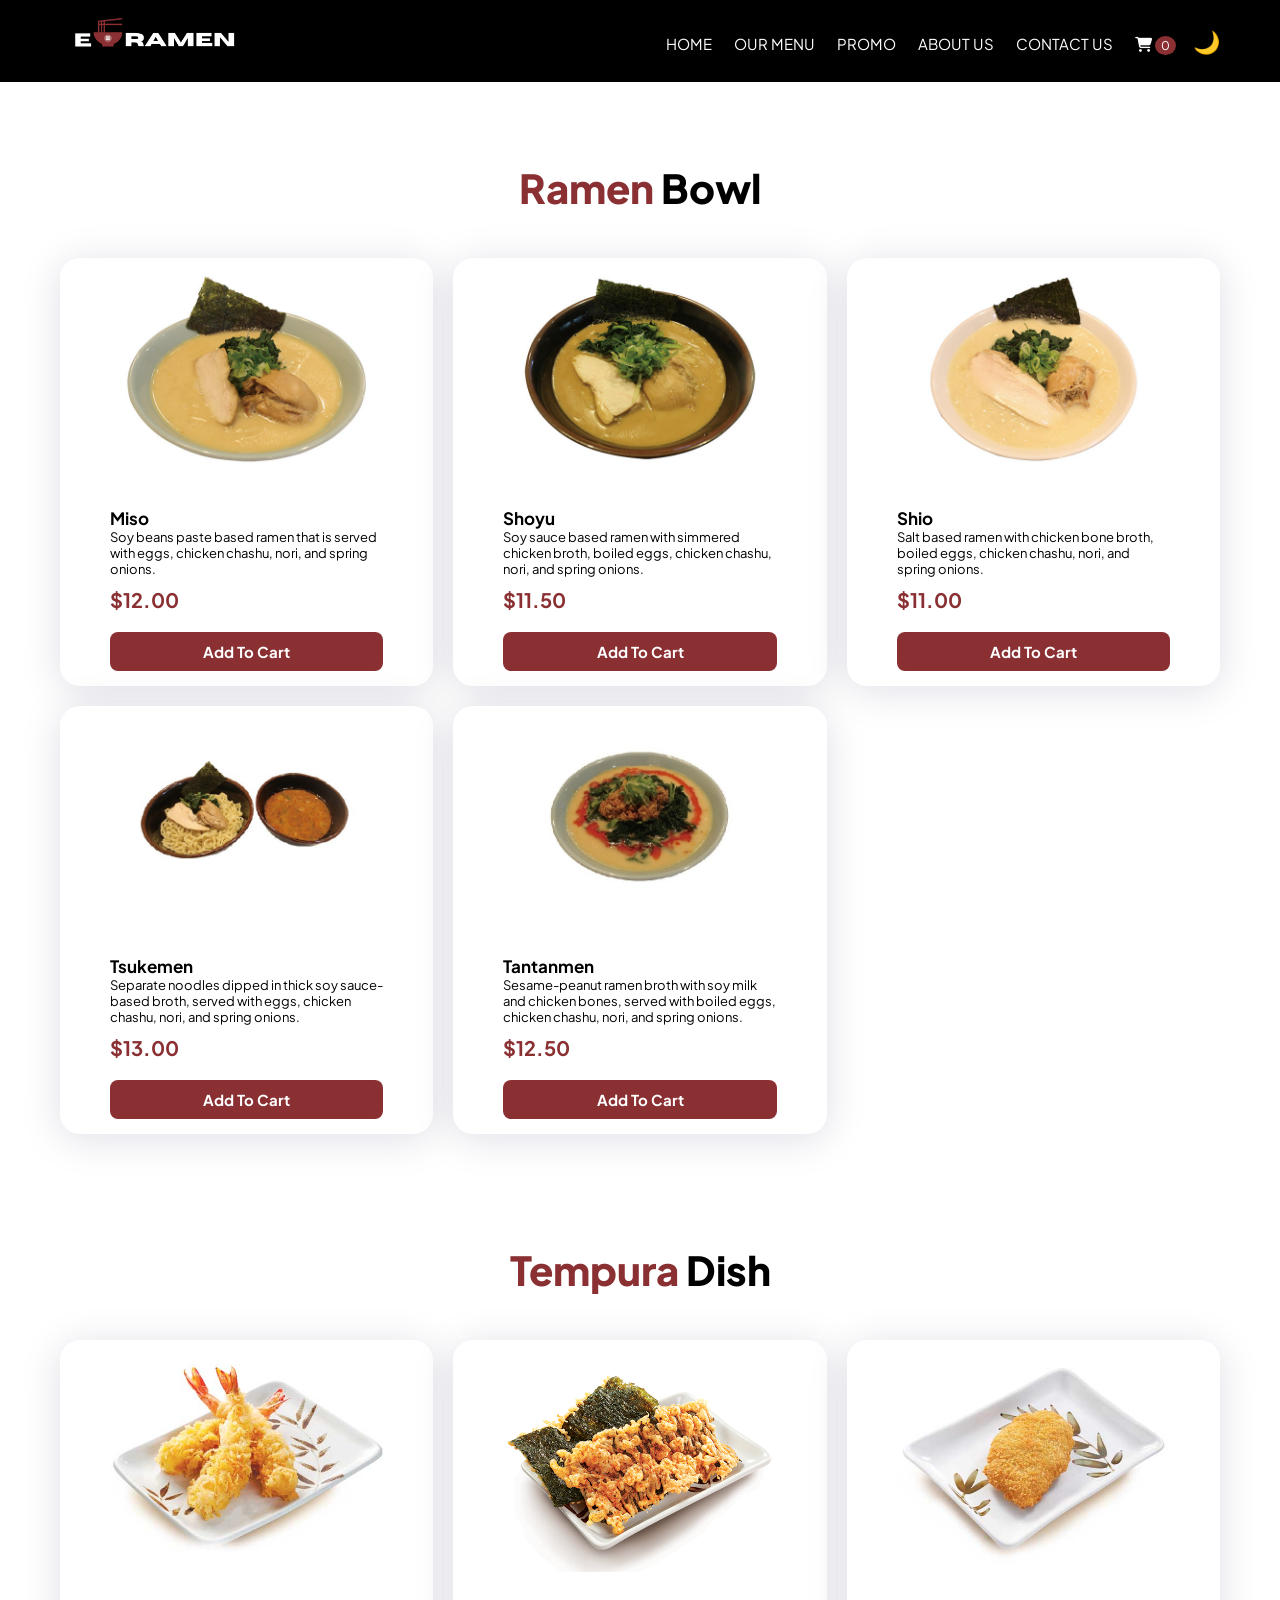
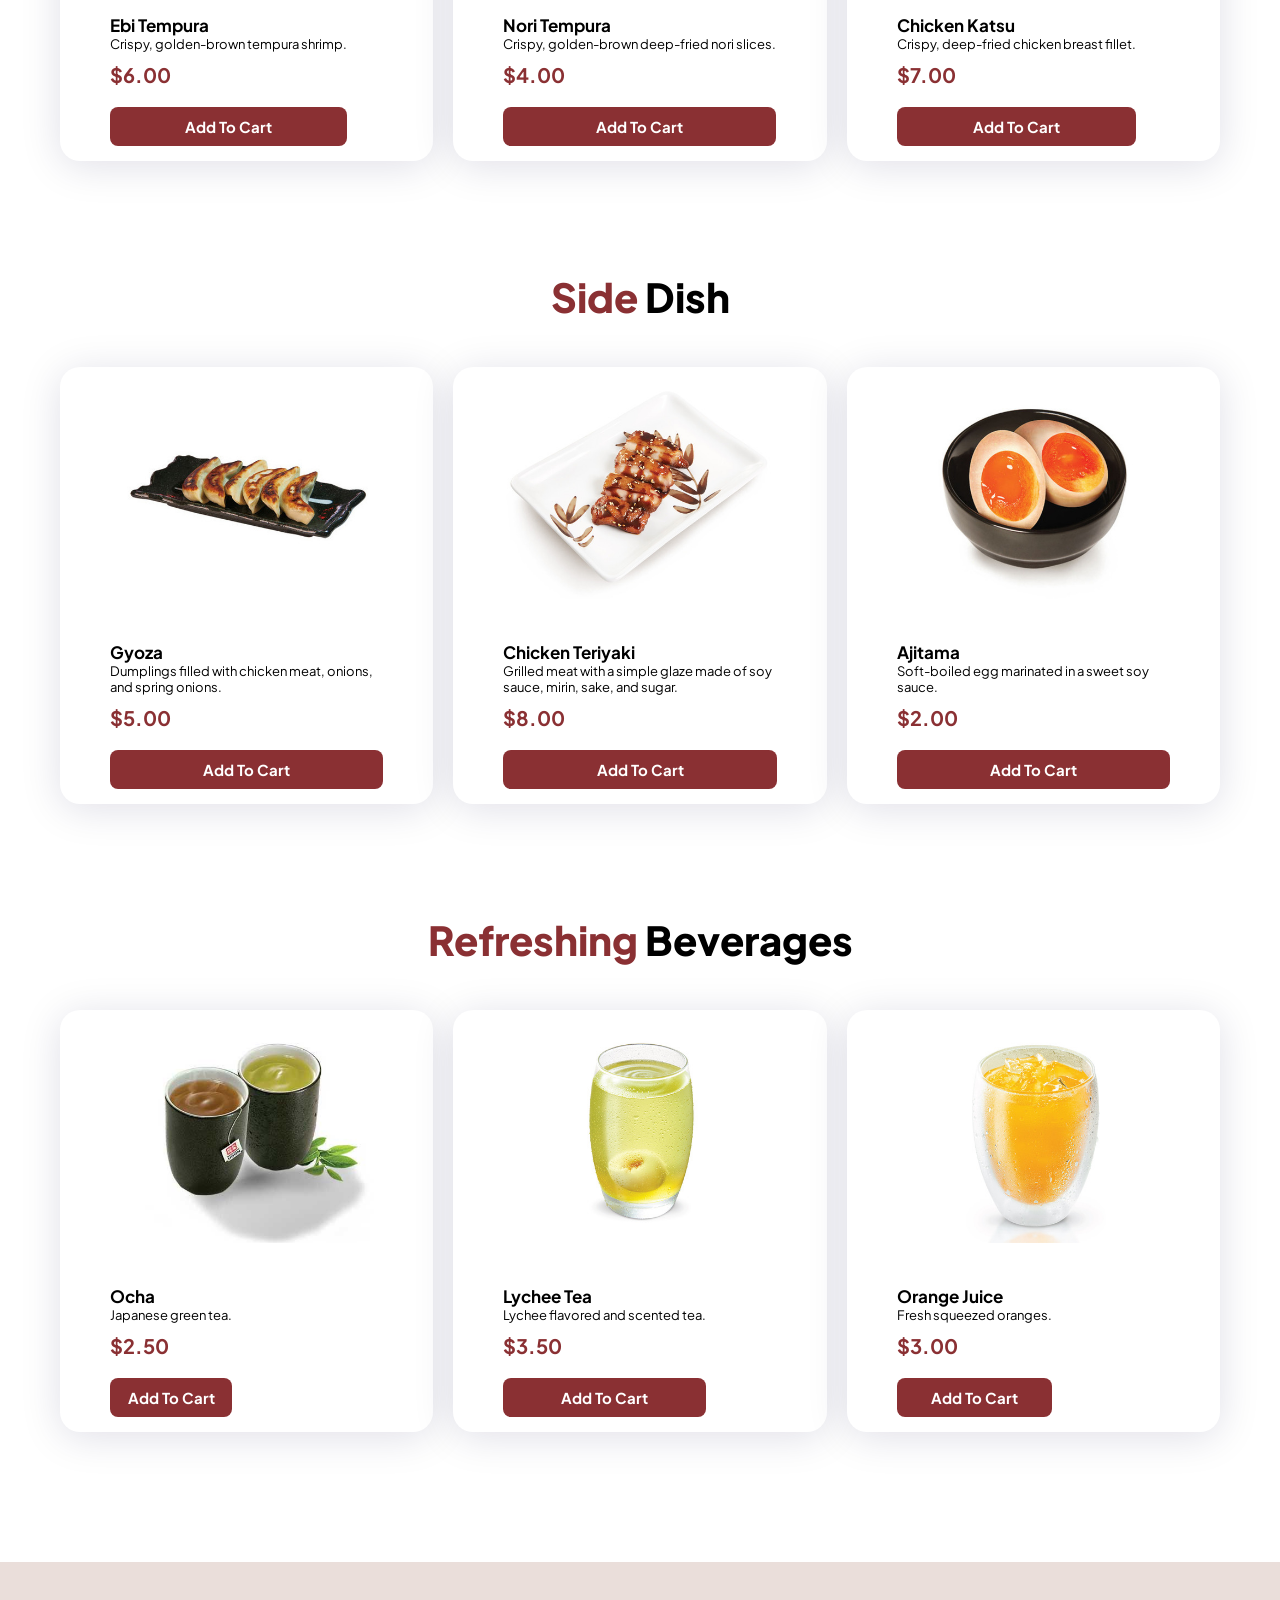
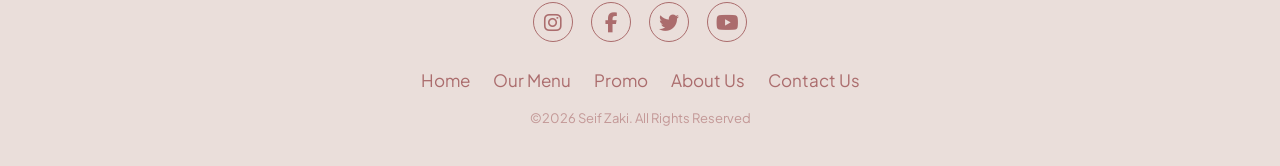
<file: menu/ourmenu.html>
<!DOCTYPE html>
<html lang="en">
<head>
    <meta charset="UTF-8">
    <meta http-equiv="X-UA-Compatible" content="IE=edge">
    <meta name="viewport" content="width=device-width, initial-scale=1.0">
    <meta name="author" content="Seif Zaky">
    <title>ERamen - Our Menu</title>

    <!-- Link to CSS -->
    <link rel="stylesheet" href="style_menu.css">
    <link rel="stylesheet" href="../home/style.css">

    <!-- Link of Awesome Font-->
    <link rel="stylesheet" href="https://cdnjs.cloudflare.com/ajax/libs/font-awesome/6.4.0/css/all.min.css" integrity="sha512-iecdLmaskl7CVkqkXNQ/ZH/XLlvWZOJyj7Yy7tcenmpD1ypASozpmT/E0iPtmFIB46ZmdtAc9eNBvH0H/ZpiBw==" crossorigin="anonymous" referrerpolicy="no-referrer" />
</head>
<body>
    
    <!-- HEADER: Start -->
    <header class="header">
        <section class="flex">
            <a href="../index.html" class="logo"><img src="../assets/ERamen Logo Whole.png" alt=""></a>

            <nav class="navbar">
                <a href="../index.html" class="home">HOME</a>
                <a href="../menu/ourmenu.html" class="home">OUR MENU</a>
                <a href="../promo/promo.html" class="home">PROMO</a>
                <a href="../about us/aboutus.html" class="home">ABOUT US</a>
                <a href="../contact us/contactus.html" class="home">CONTACT US</a>
                <!-- أيقونة عربة التسوق -->
                <a href="#" class="home" onclick="toggleCart()"><i class="fas fa-shopping-cart"></i> <span id="cart-count" style="background: var(--main-color); color: white; padding: 2px 6px; border-radius: 50%; font-size: 1.2rem;">0</span></a>
                <button id="dark-mode-toggle" class="dark-btn">
                     🌙
                </button>
            </nav>

        <div id="menu-btn" class="fas fa-bars"></div>
        </section>
    </header>
    <!-- HEADER: End -->

    <!-- RAMEN MENU: Start -->
    <section class="ramen-menu" id="ramen-menu">
        <div class="center-text">
            <h3><span>Ramen</span> Bowl</h3>
        </div>
        <div class="menu-content">

            <!-- MISO -->
            <div class="box">
                <div class="box-content">
                    <div class="box-img"><img src="../assets/Miso.jpg" alt=""></div>
                    <div class="box-text">
                        <h4>Miso</h4>
                        <p>Soy beans paste based ramen that is served with eggs, chicken chashu, nori, and spring onions.</p>
                        <h3 style="color: #8A3033; font-size: 2rem; margin-top: 10px;">$12.00</h3>
                        <button class="btn" onclick="addToCart('Miso', 12.00, '../assets/Miso.jpg')" style="padding: 1rem; font-size: 1.5rem; width: 100%;">Add to Cart</button>
                    </div>
                </div>
            </div>

            <!-- SHOYU -->
            <div class="box">
                <div class="box-content">
                    <div class="box-img"><img src="../assets/Shoyu.jpg" alt=""></div>
                    <div class="box-text">
                        <h4>Shoyu</h4>
                        <p>Soy sauce based ramen with simmered chicken broth, boiled eggs, chicken chashu, nori, and spring onions.</p>
                        <h3 style="color: #8A3033; font-size: 2rem; margin-top: 10px;">$11.50</h3>
                        <button class="btn" onclick="addToCart('Shoyu', 11.50, '../assets/Shoyu.jpg')" style="padding: 1rem; font-size: 1.5rem; width: 100%;">Add to Cart</button>
                    </div>
                </div>
            </div>

            <!-- SHIO -->
            <div class="box">
                <div class="box-content">
                    <div class="box-img"><img src="../assets/Shio.jpg" alt=""></div>
                    <div class="box-text">
                        <h4>Shio</h4>
                        <p>Salt based ramen with chicken bone broth, boiled eggs, chicken chashu, nori, and spring onions. </p>
                        <h3 style="color: #8A3033; font-size: 2rem; margin-top: 10px;">$11.00</h3>
                        <button class="btn" onclick="addToCart('Shio', 11.00, '../assets/Shio.jpg')" style="padding: 1rem; font-size: 1.5rem; width: 100%;">Add to Cart</button>
                    </div>
                </div>
            </div>

            <!-- TSUKEMEN -->
            <div class="box">
                <div class="box-content">
                    <div class="box-img"><img src="../assets/Tsukemen.jpg" alt=""></div>
                    <div class="box-text">
                        <h4>Tsukemen</h4>
                        <p>Separate noodles dipped in thick soy sauce-based broth, served with eggs, chicken chashu, nori, and spring onions.</p>
                        <h3 style="color: #8A3033; font-size: 2rem; margin-top: 10px;">$13.00</h3>
                        <button class="btn" onclick="addToCart('Tsukemen', 13.00, '../assets/Tsukemen.jpg')" style="padding: 1rem; font-size: 1.5rem; width: 100%;">Add to Cart</button>
                    </div>
                </div>
            </div>

            <!-- TANTANMEN -->
            <div class="box">
                <div class="box-content">
                    <div class="box-img"><img src="../assets/Tantanmen.jpg" alt=""></div>
                    <div class="box-text">
                        <h4>Tantanmen</h4>
                        <p>Sesame-peanut ramen broth with soy milk and chicken bones, served with boiled eggs, chicken chashu, nori, and spring onions.</p>
                        <h3 style="color: #8A3033; font-size: 2rem; margin-top: 10px;">$12.50</h3>
                        <button class="btn" onclick="addToCart('Tantanmen', 12.50, '../assets/Tantanmen.jpg')" style="padding: 1rem; font-size: 1.5rem; width: 100%;">Add to Cart</button>
                    </div>
                </div>
            </div>

        </div>
    </section>
    <!-- RAMEN MENU: End -->

    <!-- TEMPURA DISH: Start -->
    <section class="tempura-dish" id="tempura-dish">
        <div class="center-text">
            <h3><span>Tempura</span> Dish</h3>
        </div>
        <div class="menu-content">

            <!-- EBI TEMPURA -->
            <div class="box">
                <div class="box-content">
                    <div class="box-img"><img src="../assets/Ebi Tempura.jpg" alt=""></div>
                    <div class="box-text">
                        <h4>Ebi Tempura</h4>
                        <p>Crispy, golden-brown tempura shrimp. </p>
                        <h3 style="color: #8A3033; font-size: 2rem; margin-top: 10px;">$6.00</h3>
                        <button class="btn" onclick="addToCart('Ebi Tempura', 6.00, '../assets/Ebi Tempura.jpg')" style="padding: 1rem; font-size: 1.5rem; width: 100%;">Add to Cart</button>
                    </div>
                </div>
            </div>

            <!-- NORI TEMPURA -->
            <div class="box">
                <div class="box-content">
                    <div class="box-img"><img src="../assets/Nori Tempura.png" alt=""></div>
                    <div class="box-text">
                        <h4>Nori Tempura</h4>
                        <p>Crispy, golden-brown deep-fried nori slices.</p>
                        <h3 style="color: #8A3033; font-size: 2rem; margin-top: 10px;">$4.00</h3>
                        <button class="btn" onclick="addToCart('Nori Tempura', 4.00, '../assets/Nori Tempura.png')" style="padding: 1rem; font-size: 1.5rem; width: 100%;">Add to Cart</button>
                    </div>
                </div>
            </div>

            <!-- CHICKEN KATSU -->
            <div class="box">
                <div class="box-content">
                    <div class="box-img"><img src="../assets/Chicken Katsu.jpg" alt=""></div>
                    <div class="box-text">
                        <h4>Chicken Katsu</h4>
                        <p>Crispy, deep-fried chicken breast fillet. </p>
                        <h3 style="color: #8A3033; font-size: 2rem; margin-top: 10px;">$7.00</h3>
                        <button class="btn" onclick="addToCart('Chicken Katsu', 7.00, '../assets/Chicken Katsu.jpg')" style="padding: 1rem; font-size: 1.5rem; width: 100%;">Add to Cart</button>
                    </div>
                </div>
            </div>

        </div>
    </section>
    <!-- TEMPURA DISH: End -->
    
    <!-- SIDE DISH: Start -->
    <section class="side-dish" id="side-dish">
        <div class="center-text">
            <h3><span>Side</span> Dish</h3>
        </div>
        <div class="menu-content">

            <!-- GYOZA -->
            <div class="box">
                <div class="box-content">
                    <div class="box-img"><img src="../assets/Gyoza.jpg" alt=""></div>
                    <div class="box-text">
                        <h4>Gyoza</h4>
                        <p>Dumplings filled with chicken meat, onions, and spring onions.</p>
                        <h3 style="color: #8A3033; font-size: 2rem; margin-top: 10px;">$5.00</h3>
                        <button class="btn" onclick="addToCart('Gyoza', 5.00, '../assets/Gyoza.jpg')" style="padding: 1rem; font-size: 1.5rem; width: 100%;">Add to Cart</button>
                    </div>
                </div>
            </div>

            <!-- CHICKEN TERIYAKI -->
            <div class="box">
                <div class="box-content">
                    <div class="box-img"><img src="../assets/Teriyaki Chicken.jpg" alt=""></div>
                    <div class="box-text">
                        <h4>Chicken Teriyaki</h4>
                        <p>Grilled meat with a simple glaze made of soy sauce, mirin, sake, and sugar.</p>
                        <h3 style="color: #8A3033; font-size: 2rem; margin-top: 10px;">$8.00</h3>
                        <button class="btn" onclick="addToCart('Chicken Teriyaki', 8.00, '../assets/Teriyaki Chicken.jpg')" style="padding: 1rem; font-size: 1.5rem; width: 100%;">Add to Cart</button>
                    </div>
                </div>
            </div>

            <!-- AJITAMA -->
            <div class="box">
                <div class="box-content">
                    <div class="box-img"><img src="../assets/Ajitama.jpg" alt=""></div>
                    <div class="box-text">
                        <h4>Ajitama</h4>
                        <p>Soft-boiled egg marinated in a sweet soy sauce.</p>
                        <h3 style="color: #8A3033; font-size: 2rem; margin-top: 10px;">$2.00</h3>
                        <button class="btn" onclick="addToCart('Ajitama', 2.00, '../assets/Ajitama.jpg')" style="padding: 1rem; font-size: 1.5rem; width: 100%;">Add to Cart</button>
                    </div>
                </div>
            </div>

        </div>
    </section>
    <!-- SIDE DISH: End -->

    <!-- DRINKS: Start -->
    <section class="drinks" id="drinks">
        <div class="center-text">
            <h3><span>Refreshing</span> Beverages</h3>
        </div>
        <div class="menu-content">

            <!-- OCHA -->
            <div class="box">
                <div class="box-content">
                    <div class="box-img"><img src="../assets/Ocha.jpg" alt=""></div>
                    <div class="box-text">
                        <h4>Ocha</h4>
                        <p>Japanese green tea.</p>
                        <h3 style="color: #8A3033; font-size: 2rem; margin-top: 10px;">$2.50</h3>
                        <button class="btn" onclick="addToCart('Ocha', 2.50, '../assets/Ocha.jpg')" style="padding: 1rem; font-size: 1.5rem; width: 100%;">Add to Cart</button>
                    </div>
                </div>
            </div>

            <!-- LYCHEE TEA -->
            <div class="box">
                <div class="box-content">
                    <div class="box-img"><img src="../assets/Lychee Tea.jpg" alt=""></div>
                    <div class="box-text">
                        <h4>Lychee Tea</h4>
                        <p>Lychee flavored and scented tea.</p>
                        <h3 style="color: #8A3033; font-size: 2rem; margin-top: 10px;">$3.50</h3>
                        <button class="btn" onclick="addToCart('Lychee Tea', 3.50, '../assets/Lychee Tea.jpg')" style="padding: 1rem; font-size: 1.5rem; width: 100%;">Add to Cart</button>
                    </div>
                </div>
            </div>

            <!-- ORANGE JUICE -->
            <div class="box">
                <div class="box-content">
                    <div class="box-img"><img src="../assets/Orange Juice.jpg" alt=""></div>
                    <div class="box-text">
                        <h4>Orange Juice</h4>
                        <p>Fresh squeezed oranges.</p>
                        <h3 style="color: #8A3033; font-size: 2rem; margin-top: 10px;">$3.00</h3>
                        <button class="btn" onclick="addToCart('Orange Juice', 3.00, '../assets/Orange Juice.jpg')" style="padding: 1rem; font-size: 1.5rem; width: 100%;">Add to Cart</button>
                    </div>
                </div>
            </div>

        </div>
    </section>
    <!-- DRINKS: End -->

    <!-- FOOTER: Start -->
    <section class="footer">
        <div class="social">
            <a href=""><i class="fab fa-instagram"></i></a>
            <a href=""><i class="fab fa-facebook-f"></i></a>
            <a href=""><i class="fab fa-twitter"></i></a>
            <a href=""><i class="fab fa-youtube"></i></a>
        </div>
        <ul class="list">
            <li><a href="../index.html">Home</a></li>
            <li><a href="../menu/ourmenu.html">Our Menu</a></li>
            <li><a href="../promo/promo.html">Promo</a></li>
            <li><a href="../about us/aboutus.html">About Us</a></li>
            <li><a href="../contact us/contactus.html">Contact Us</a></li>
        </ul>
        <p class="copyright">©2026 Seif Zaki. All rights reserved</p>
    </section>
    <!-- FOOTER: End -->

    <!-- Shopping Cart Sidebar -->
    <div class="cart-overlay" id="cart-overlay" onclick="toggleCart()"></div>
    <div class="cart-sidebar" id="cart-sidebar">
        <div class="cart-header">
            <h2>Your Cart 🍜</h2>
            <i class="fas fa-times" onclick="toggleCart()" style="font-size: 2.5rem; cursor: pointer; color: white;"></i>
        </div>
        <div class="cart-items" id="cart-items">
            <!-- الأكل هيظهر هنا بالـ JS -->
        </div>
        <div class="cart-footer">
            <h3>Total: $<span id="cart-total">0.00</span></h3>
            <!-- زرار مسح كل العناصر -->
            <button class="btn" style="width: 100%; margin-top: 15px; background-color: #555;" onclick="clearCart()">Clear All Items</button>
            <!-- زرار الدفع -->
            <button class="btn" style="width: 100%; margin-top: 10px;" onclick="checkout()">Checkout</button>
        </div>
    </div>

    <!-- Link to JS -->
    <script src="script_menu.js"></script>

    <script>

/* DARK MODE */

const darkBtn =
document.getElementById("dark-mode-toggle");

// LOAD SAVED MODE
if(localStorage.getItem("darkMode") === "enabled"){

    document.body.classList.add("dark-mode");

    darkBtn.innerHTML = "☀️";

}

// TOGGLE MODE
darkBtn.addEventListener("click", () => {

    document.body.classList.toggle("dark-mode");

    // DARK MODE ACTIVE
    if(document.body.classList.contains("dark-mode")){

        localStorage.setItem(
            "darkMode",
            "enabled"
        );

        darkBtn.innerHTML = "☀️";

    }

    // LIGHT MODE
    else{

        localStorage.setItem(
            "darkMode",
            "disabled"
        );

        darkBtn.innerHTML = "🌙";

    }

});

</script>

</body>
</html>
</file>
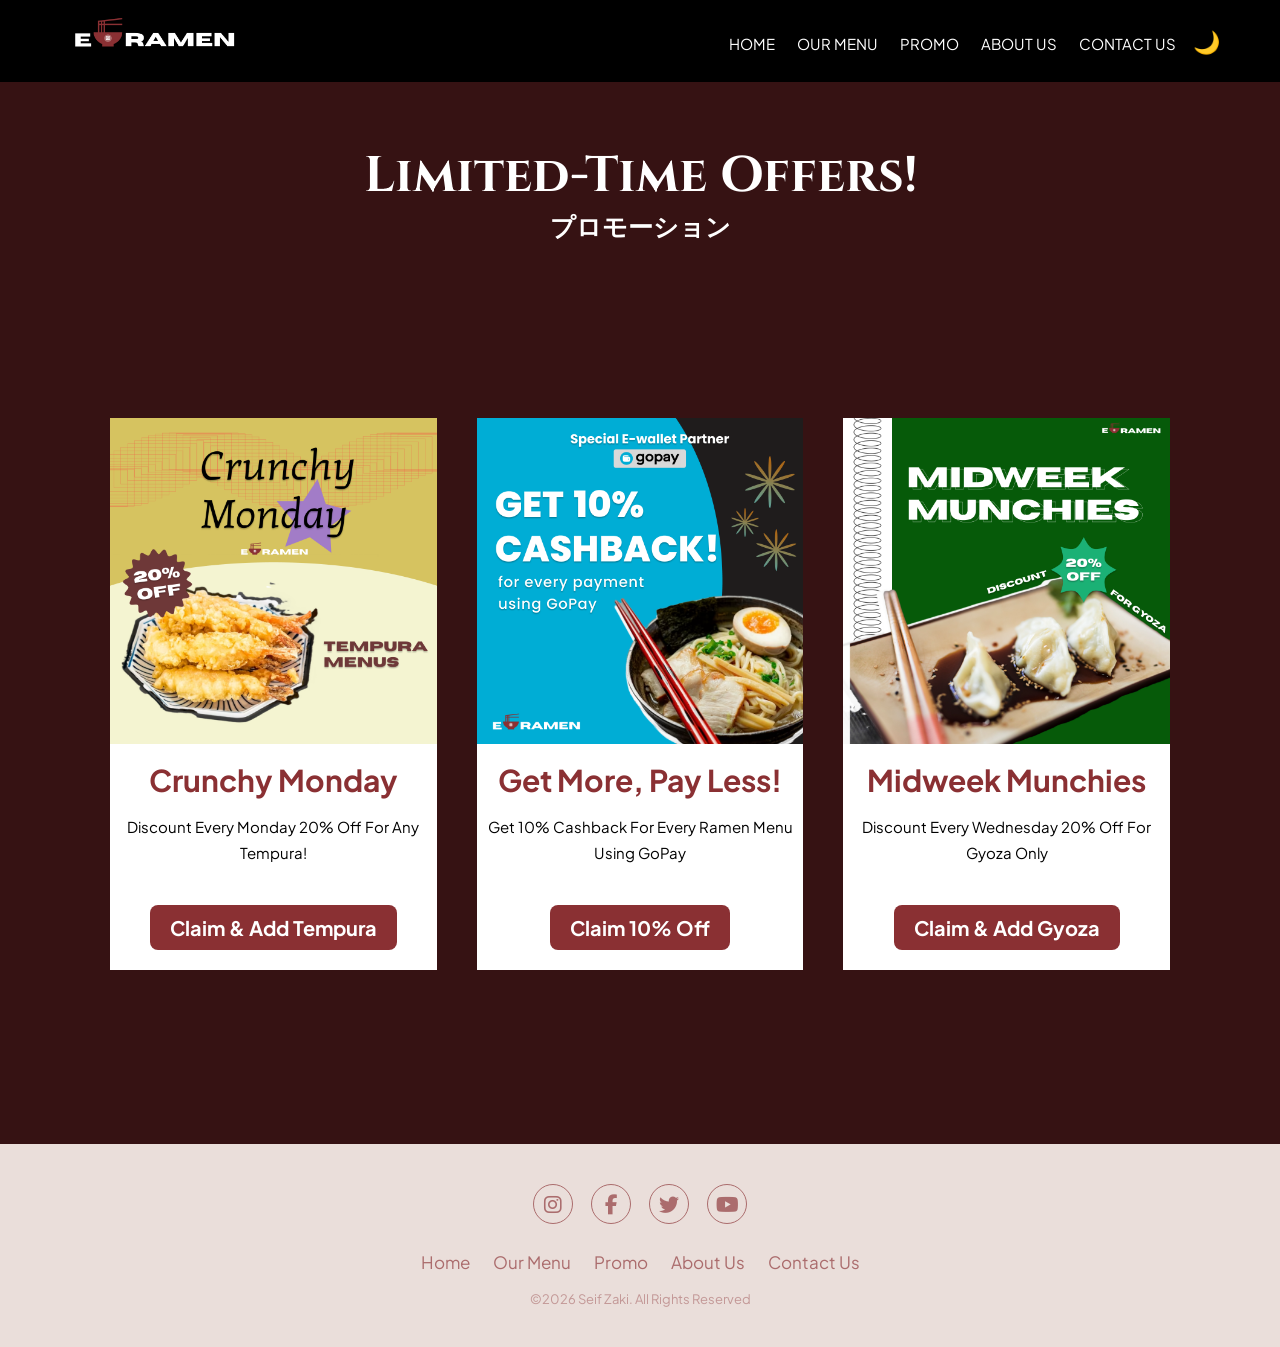
<file: promo/promo.html>
<!DOCTYPE html>
<html lang="en">
<head>

    <meta charset="UTF-8">
    <meta http-equiv="X-UA-Compatible" content="IE=edge">
    <meta name="viewport" content="width=device-width, initial-scale=1.0">
    <meta name="author" content="Seif Zaky">
    <title>ERamen</title>

    <!-- Link to CSS -->
    <link rel="stylesheet" href="style_promo.css">
    <link rel="stylesheet" href="../home/style.css">

    <!-- Link of Awesome Font-->
    <link rel="stylesheet" href="https://cdnjs.cloudflare.com/ajax/libs/font-awesome/6.4.0/css/all.min.css" integrity="sha512-iecdLmaskl7CVkqkXNQ/ZH/XLlvWZOJyj7Yy7tcenmpD1ypASozpmT/E0iPtmFIB46ZmdtAc9eNBvH0H/ZpiBw==" crossorigin="anonymous" referrerpolicy="no-referrer" />

</head>
<body>
    
    <!-- HEADER: Start -->
    <header class="header">

        <section class="flex">

            <a href="../index.html" class="logo"><img src="../assets/ERamen Logo Whole.png" alt=""></a>

            <nav class="navbar">
                <a href="../index.html" class="home">HOME</a>
                <a href="../menu/ourmenu.html" class="home">OUR MENU</a>
                <a href="../promo/promo.html" class="home">PROMO</a>
                <a href="../about us/aboutus.html" class="home">ABOUT US</a>
                <a href="../contact us/contactus.html" class="home">CONTACT US</a>
                <button id="dark-mode-toggle" class="dark-btn">
                     🌙
                </button>
            </nav>

        <div id="menu-btn" class="fas fa-bars"></div>

        </section>

    </header>
    <!-- HEADER: End -->

    <!-- CARDS: Start -->
    <section class="promo">

        <div class="head">
            <h1>Limited-Time Offers!</h1>
            <h2>プロモーション</h2>
        </div>

        <div class="container">
            <div class="content-section">
    
                <!-- عرض التمبورا -->
                <div class="card">
                    <img src="../assets/Monday.png" alt="">
                    <h2>Crunchy Monday</h2>
                    <p>Discount every Monday 20% off for any tempura!</p>
                    <button class="btn" style="margin-bottom: 20px;" onclick="claimPromo('TEMPURA20', this, 'Ebi Tempura', 6.00, '../assets/Ebi Tempura.jpg')">Claim & Add Tempura</button>
                </div>

                <!-- عرض جو باي -->
                <div class="card">
                    <img src="../assets/Gopay.png" alt="">
                    <h2>Get more, pay less!</h2>
                    <p>Get 10% cashback for every ramen menu using GoPay</p>
                    <button class="btn" style="margin-bottom: 20px;" onclick="claimPromo('GOPAY10', this)">Claim 10% Off</button>
                </div>

                <!-- عرض الجيوزا -->
                <div class="card">
                    <img src="../assets/Midweek.png" alt="">
                    <h2>Midweek Munchies</h2>
                    <p>Discount every Wednesday 20% off for gyoza only</p>
                    <button class="btn" style="margin-bottom: 20px;" onclick="claimPromo('GYOZA20', this, 'Gyoza', 5.00, '../assets/Gyoza.jpg')">Claim & Add Gyoza</button>
                </div>

            </div>
        </div>

    </section>
    <!-- CARDS: End -->

    <!-- FOOTER: Start -->
    <section class="footer">

        <div class="social">
            <a href=""><i class="fab fa-instagram"></i></a>
            <a href=""><i class="fab fa-facebook-f"></i></a>
            <a href=""><i class="fab fa-twitter"></i></a>
            <a href=""><i class="fab fa-youtube"></i></a>
        </div>

        <ul class="list">
            <li><a href="../index.html">Home</a></li>
            <li><a href="../menu/ourmenu.html">Our Menu</a></li>
            <li><a href="../promo/promo.html">Promo</a></li>
            <li><a href="../about us/aboutus.html">About Us</a></li>
            <li><a href="../contact us/contactus.html">Contact Us</a></li>
        </ul>

        <p class="copyright">©2026 Seif Zaki. All rights reserved</p>

    </section>
    <!-- FOOTER: End -->

    <!-- Link to JS -->
    <script src="script_promo.js"></script>

    <script>

/* DARK MODE */

const darkBtn =
document.getElementById("dark-mode-toggle");

// LOAD SAVED MODE
if(localStorage.getItem("darkMode") === "enabled"){

    document.body.classList.add("dark-mode");

    darkBtn.innerHTML = "☀️";

}

// TOGGLE MODE
darkBtn.addEventListener("click", () => {

    document.body.classList.toggle("dark-mode");

    // DARK MODE ACTIVE
    if(document.body.classList.contains("dark-mode")){

        localStorage.setItem(
            "darkMode",
            "enabled"
        );

        darkBtn.innerHTML = "☀️";

    }

    // LIGHT MODE
    else{

        localStorage.setItem(
            "darkMode",
            "disabled"
        );

        darkBtn.innerHTML = "🌙";

    }

});

</script>

</body>
</html>
</file>
<file: home/style.css>
/* This is CSS File for HOME PAGE */

@import url('https://fonts.googleapis.com/css2?family=Plus+Jakarta+Sans:wght@200;300;400;500;600;700;800&display=swap');

/* Main Components (Colors): Start */
:root{
    --main-color: #8A3033;
    --light-color: #EADEDA;
    --black: #000000;
    --white: #ffffff;
    --border: .1rem solid var(--black);
    --box-shadow: 0 .5rem 1 rem rgb(255, 255, 255);
}
/* Main Components (Colors): End */

/* Whole Default: Start */
*{
    font-family: 'Plus Jakarta Sans', sans-serif; 
    margin: 0;
    padding: 0;
    box-sizing: border-box;
    outline: none;
    border: none;
    text-decoration: none;
    text-transform: capitalize;
    transition: .2s linear;
}
/* Whole Default: End */

/* For Selection: Start */
*::selection{
    background-color: var(--main-color);
    color: var(--white);
}
/* For Selection: End */

/* Webkit(s): Start */
::-webkit-scrollbar{
    height: .5rem;
    width: 1rem;
}

::-webkit-scrollbar-track{
    background-color: transparent;
}

::-webkit-scrollbar-thumb{
    background-color: var(--main-color);
}
/* Webkit(s): End */

html{
    font-size: 62.5%;
    overflow-x: hidden;
    scroll-behavior: smooth;
    scroll-padding-top: 6rem;
}

body{
    margin: 0;
}

/* HEADING: Start */
.heading{
    margin-top: 8rem;
    margin-bottom: 2rem;
    text-align: center;
    font-size: 3.5rem;
}

.heading span{
    color: #8A3033;
}

.heading h3{
    font-weight: 800;
}
/* HEADING: End */

/* BUTTON: Start */
.btn{
    display: inline-block;
    margin-top: 2rem;
    background-color: var(--main-color);
    cursor: pointer;
    color:var(--white);
    font-size: 2rem;
    padding: 1rem 2rem;
    border-radius: 8px;
    font-weight: 700;
}

.btn:hover{
    background-color:#361213;
}
/* BUTTON: End */

/* HEADER - NAVIGATION BAR: Start */
.header{
    position: sticky;
    top: 0;
    left: 0;
    right: 0;
    background-color: var(--black);
    box-shadow: var(--box-shadow);
    z-index: 1000;
}

.header .flex{
    display: flex;
    align-items: center;
    justify-content: space-between;
    position: relative;
    padding: 1.5rem 2rem;
}

.header .flex .logo img{
    height: 5rem;
}

.header .flex .navbar a{
    margin-left: 2rem;
    font-size: 1.5rem;
    color:var(--white);
    white-space: nowrap;
}

.header .flex .navbar a:hover{
    text-decoration: solid;
    color:var(--main-color);
}

#menu-btn{
    display: none;
    font-size: 2.5rem;
    color: var(--white);
    cursor: pointer;
}

section{
    padding: 3rem 2rem;
    max-width: 1200px;
    margin: 0 auto;
}
/* HEADER - NAVIGATION BAR: End */

/* HOME: Start */
.home-bg{
    background: linear-gradient(90deg, var(--black), transparent 70%), url(/assets/Header\ Container.png) no-repeat;
    background-size: cover;
    background-position: center;
}

.home-bg .home{
    min-height: 70rem;
    display: flex;
    align-items: center;
}

.home-bg .home .content{
    width: 200rem;
    text-align: center;
}

.home-bg .home .content h3{
    font-size: 6rem;
    color: var(--white);
}

.home-bg .home .content p{
    padding: 1rem 0;
    font-size: 3rem;
    font-weight: 400;
    color: var(--white);
    line-height: -5;
}

/* HOME: End */

/* Popular Menu: Start */
.popmenu{
    align-items: center;
    justify-content: center;
}

.popmenu .box-container .box{
    text-align: center;
}

.popmenu .box-container .box figure img{
    width: 45rem;
    margin-bottom: 3rem;
    -webkit-transition: .3s ease-in-out;
    transition: .3s ease-in-out;
}

.popmenu .box-container .box figure:hover img{
    width: 50rem;
}

.popmenu .box-container .box h3{
    font-size: 3rem;
}

.popmenu .box-container .box a{
    color: #000000;
}
/* Popular Menu: End */

/* New Menu: Start */
.newmenu{
    align-items: center;
    justify-content: center;
}

.newmenu .heading{
    margin-bottom: 0;
}

.newmenu .box-container .box{
    text-align: center;
}

.newmenu .box-container .box figure img{
    width: 60rem;
    margin-bottom: -4rem;
    -webkit-transition: .3s ease-in-out;
    transition: .3s ease-in-out;
}

.newmenu .box-container .box figure:hover img{
    width: 65rem;
}

.newmenu .box-container .box h3{
    z-index: 1000;
    font-size: 3rem;
}

.newmenu .box-container .box a{
    color: #000000;
}
/* New Menu: End */

/* Banner: Start */
.banner{
    margin-top: 15rem;
    align-items: center;
    justify-content: center;
    margin-bottom: 15rem;
}

.banner .box-container{
    display: block;
    text-align: center;
}

.banner .banner-heading h3{
    font-size: 5rem;
    text-align: center;
    margin-bottom: 5rem;
    font-weight: 800;
}

.banner .box-container .box figure img{
    display: block;
    margin-left: auto;
    margin-right: auto;
    width: 100rem;
    -webkit-filter: grayscale(0);
	filter: grayscale(0);
	-webkit-transition: .1s ease-in-out;
	transition: .1s ease-in-out;
}

.banner .box-container .box figure:hover img{
    -webkit-filter: grayscale(100%);
	filter: grayscale(100%);
}

.banner .box-container .btn{
    display: inline-block;
    margin-top: 2rem;
    background-color: var(--main-color);
    cursor: pointer;
    color:var(--white);
    font-size: 2.5rem;
    padding: 2.5rem 3.5rem;
    border-radius: 8px;
    font-weight: 700;
}

.banner .box-container .btn:hover{
    background-color:#361213;
}
/* Banner: End */

/* Footer: Start */

.footer{
    padding: 40px 0;
    width: 100%;
    margin: 0;
    background-color: var(--light-color); 
    max-width: 100%;
}

.footer .social{
    text-align: center;
    padding-bottom: 25px;
    color: var(--main-color);
}

.footer .social a{
    font-size: 2rem;
    color: var(--main-color);
    border: 1px solid;
    width: 40px;
    height: 40px;
    line-height: 38px;
    display: inline-block;
    text-align: center;
    border-radius: 50%;
    margin: 0 8px;
    opacity: .65;
}

.footer .social a:hover{
    opacity: 1;
}

.footer ul{
    margin-top: 0;
    padding: 0;
    list-style: none;
    font-size: 1.7rem;
    line-height: 1.6;
    margin-bottom: 0;
    text-align: center;
}

.footer ul a{
    color: var(--main-color);
    text-decoration: none;
    opacity: .65;
}

.footer ul li{
    display: inline-block;
    padding: 0 10px;
}

.footer ul li a:hover{
    opacity: 1;
}

.footer .copyright{
    margin-top: 15px;
    text-align: center;
    font-size: 1.3rem;
    color:var(--main-color);
    opacity: .4;
}
/* Footer: End */

.login-btn{
    background-color:#8b2e2e;
    padding:8px 18px;
    border-radius:5px;
    color:white !important;
}

/* Media Queries */
@media (max-width:991px){
    html{
        font-size: 40%;
    }

    .banner .box-container .box figure img{
        display: block;
        border-radius: 10px;
        margin-left: auto;
        margin-right: auto;
        max-width: 100%;
    }

    .footer{
        padding: 40px 0;
        width: 100%;
        margin: 0;
        background-color: var(--light-color); 
        max-width: 100%;
    }

}

@media (max-width:768px){
   
    #menu-btn{
        display: inline-block;
        transition: .2s linear;
    }

    #menu-btn.fa-times{
        transform: rotate(180deg);
    }

    .header .flex .navbar{
        position: absolute;
        top: 95%;
        left: 0;
        right: 0;
        background-color: var(--black);
        clip-path: polygon(0 0, 100% 0, 100% 0, 0 0);
        transition: .2s linear;
    }

    .header .flex .navbar.active{
        clip-path: polygon(0 0, 100% 0, 100% 100%, 0% 100%);
    }

    .header .flex .navbar a{
        display: block;
        margin: 2rem;
    }

    .home-bg{
        background-position: right;
    }

    .home-bg .home{
        justify-content: center;
    }

    .home-bg .home .content h3{
        font-size: 4rem;
    }

    .home-bg .home .content p{
        font-size: 2.5rem;
    }

    .popmenu .heading{
        font-size: 3rem;
    }

    .popmenu .box-container .box h3{
        font-size: 2.5rem;
    }

    .popmenu .box-container .box img{
        max-width: 100%;
    }

    .newmenu .heading{
        font-size: 3rem;
    }

    .newmenu .box-container .box h3{
        z-index: 1000;
        font-size: 2.5rem;
    }

    .newmenu .box-container .box img{
        margin-bottom: -2rem;
        max-width: 100%;
    }

    .banner .banner-heading h3{
        font-size: 4.5rem;
        text-align: center;
        margin-bottom: 5rem;
        font-weight: 800;
    }

    .banner .box-container .box figure img{
        display: block;
        border-radius: 10px;
        margin-left: auto;
        margin-right: auto;
        max-width: 100%;
    }

    .banner .box-container .btn{
        display: inline-block;
        margin-top: 2rem;
        background-color: var(--main-color);
        cursor: pointer;
        color:var(--white);
        font-size: 2rem;
        padding: 1rem 2rem;
        border-radius: 8px;
        font-weight: 700;
    }
    
    .footer{
        padding: 40px 0;
        width: 100%;
        margin: 0;
        background-color: var(--light-color); 
        max-width: 100%;
    }

    .footer .social a{
        font-size: 1.7;
        width: 30px;
        height: 30px;
        line-height: 28px;
    }

    .footer ul{
        margin-top: -10px;
        font-size: 1.7rem;
        line-height: 1.6;
    }
    
}

@media (max-width:450px){
    html{
        font-size: 30%;
    }

    .popmenu .heading{
        font-size: 2.5rem;
    }

    .popmenu .box-container .box h3{
        font-size: 2rem;
    }

    .popmenu .box-container .box img{
        max-width: 100%;
    }

    .newmenu .heading{
        font-size: 2.5rem;
    }

    .newmenu .box-container .box h3{
        z-index: 1000;
        font-size: 2rem;
        margin-top: 4rem;
    }

    .newmenu .box-container .box img{
        max-width: 100%;
    }
    
    .banner .banner-heading h3{
        font-size: 4rem;
        text-align: center;
        margin-bottom: 5rem;
        font-weight: 800;
    }

    .banner .box-container .box figure img{
        display: block;
        border-radius: 10px;
        margin-left: auto;
        margin-right: auto;
        max-width: 100%;
    }

    .footer{
        padding: 40px 0;
        width: 100%;
        margin: 0;
        background-color: var(--light-color); 
        max-width: 100%;
    }

    .footer .social a{
        font-size: 1.4;
        width: 20px;
        height: 20px;
        line-height: 19px;
    }
    
    /* DARK MODE BUTTON */

.dark-btn{
    background: transparent;
    border: none;
    color: white;
    font-size: 2rem;
    cursor: pointer;
    margin-left: 1rem;
}

/* DARK MODE */

body.dark-mode{
    background: #121212;
    color: white;
}

body.dark-mode .header{
    background: #1b1b1b;
}

body.dark-mode .navbar a{
    color: white;
}

body.dark-mode .box{
    background: #1f1f1f;
}

body.dark-mode .footer{
    background: #1b1b1b;
}

body.dark-mode .heading h3{
    color: white;
}

body.dark-mode .content h3,
body.dark-mode .content p{
    color: white;
}

/* DARK MODE BUTTON */

.dark-btn{
    background: transparent;
    border: none;
    color: white;
    font-size: 2.2rem;
    cursor: pointer;
    margin-right: 1.5rem;
    transition: .3s ease;
}

.dark-btn:hover{
    transform: scale(1.1);
}

/* SMOOTH TRANSITION */

body,
.header,
.footer,
.box,
.navbar a,
.content h3,
.content p{
    transition: .3s ease;
}

/* DARK MODE */

body.dark-mode{
    background: #121212;
    color: white;
}

body.dark-mode .header{
    background: #1b1b1b;
}

body.dark-mode .navbar a{
    color: white;
}

body.dark-mode .box{
    background: #1f1f1f;
}

body.dark-mode .footer{
    background: #1b1b1b;
}

body.dark-mode .heading h3{
    color: white;
}

body.dark-mode .content h3,
body.dark-mode .content p{
    color: white;
}

body.dark-mode section{
    background: #121212;
}

body.dark-mode .popmenu,
body.dark-mode .newmenu,
body.dark-mode .banner{
    background: #121212;
}

body.dark-mode .box h3{
    color: white;
}

}

/* ===== DARK MODE ===== */

body.dark-mode{
    background: #121212;
    color: white;
}

/* HEADER */
body.dark-mode .header{
    background: #111;
}

/* NAVBAR LINKS */
body.dark-mode .navbar a{
    color: white;
}

/* SECTIONS */
body.dark-mode .popmenu,
body.dark-mode .newmenu,
body.dark-mode .banner,
body.dark-mode .footer,
body.dark-mode .home-bg{
    background: #121212;
}

/* TITLES */
body.dark-mode h1,
body.dark-mode h2,
body.dark-mode h3,
body.dark-mode p,
body.dark-mode span{
    color: white;
}

/* MENU BOXES */
body.dark-mode .box{
    background: #1e1e1e;
    border-radius: 10px;
}

/* BUTTON */
.dark-btn{
    background: transparent;
    border: none;
    font-size: 22px;
    cursor: pointer;
    color: white;
    margin-left: 15px;
}
/* FIX LARGE EMPTY SPACE */

.popmenu .box-container,
.newmenu .box-container{
    display: flex;
    justify-content: center;
    align-items: center;
}

.popmenu .box-container .box,
.newmenu .box-container .box{
    width: fit-content;
    padding: 20px;
    border-radius: 20px;
    background: #1e1e1e;
    text-align: center;
}

.popmenu .box-container .box img,
.newmenu .box-container .box img{
    width: 450px;
    max-width: 100%;
    border-radius: 15px;
    display: block;
    margin: auto;
}
</file>
<file: about us/style_aboutus.css>
/* This is CSS File for ABOUT US PAGE */

@import url('https://fonts.googleapis.com/css2?family=Plus+Jakarta+Sans:wght@200;300;400;500;600;700;800&display=swap');

/* Main Components (Colors): Start */
:root{
    --main-color: #8A3033;
    --light-color: #EADEDA;
    --black: #000000;
    --white: #ffffff;
    --border: .1rem solid var(--black);
    --box-shadow: 0 .5rem 1 rem rgb(255, 255, 255);
}
/* Main Components (Colors): End */

/* Whole Default: Start */
*{
    font-family: 'Plus Jakarta Sans', sans-serif; 
    margin: 0;
    padding: 0;
    box-sizing: border-box;
    outline: none;
    border: none;
    text-decoration: none;
    text-transform: capitalize;
    transition: .2s linear;
}
/* Whole Default: End */

/* For Selection: Start */
*::selection{
    background-color: var(--main-color);
    color: var(--white);
}
/* For Selection: End */

/* Webkit(s): Start */
::-webkit-scrollbar{
    height: .5rem;
    width: 1rem;
}

::-webkit-scrollbar-track{
    background-color: transparent;
}

::-webkit-scrollbar-thumb{
    background-color: var(--main-color);
}
/* Webkit(s): End */

html{
    font-size: 62.5%;
    overflow-x: hidden;
    scroll-behavior: smooth;
    scroll-padding-top: 6rem;
}

body{
    margin: 0;
}

/* HEADING: Start */
.heading{
    margin-top: 8rem;
    margin-bottom: 2rem;
    text-align: center;
    font-size: 3.5rem;
}

.heading span{
    color: #8A3033;
}

.heading h3{
    font-weight: 800;
}
/* HEADING: End */

/* BUTTON: Start */
.btn{
    display: inline-block;
    margin-top: 2rem;
    background-color: var(--main-color);
    cursor: pointer;
    color:var(--white);
    font-size: 2rem;
    padding: 1rem 2rem;
    border-radius: 8px;
    font-weight: 700;
}

.btn:hover{
    background-color:#361213;
}
/* BUTTON: End */

/* HEADER - NAVIGATION BAR: Start */
.header{
    position: sticky;
    top: 0;
    left: 0;
    right: 0;
    background-color: var(--black);
    box-shadow: var(--box-shadow);
    z-index: 1000;
}

.header .flex{
    display: flex;
    align-items: center;
    justify-content: space-between;
    position: relative;
    padding: 1.5rem 2rem;
}

.header .flex .logo img{
    height: 5rem;
}

.header .flex .navbar a{
    margin-left: 2rem;
    font-size: 1.5rem;
    color:var(--white);
    white-space: nowrap;
}

.header .flex .navbar a:hover{
    text-decoration: solid;
    color:var(--main-color);
}

#menu-btn{
    display: none;
    font-size: 2.5rem;
    color: var(--white);
    cursor: pointer;
}

section{
    padding: 3rem 2rem;
    max-width: 1200px;
    margin: 0 auto;
}
/* HEADER - NAVIGATION BAR: End */

/* Hero: Start */
.hero{
    width: 100%;
    min-height: 100vh;
}

.container{
    width: 80%;
    display: block;
    margin: auto;
    gap: 5rem;
    padding-top: 100px; 
    display: flex;
    justify-content: center;
    align-items: center; 
}

.box-hero{
    float: left;
    width: 55%;
}

.head{
    margin-bottom: 2rem;
}

.head h1{
    font-size: 4rem;
}

.head h1 span{
    color: #8A3033;
}

.content{
    margin-bottom: 2rem;
}

.content p{
    text-transform: none;
    font-size: 1.7rem;
}

.image{
    float: right;
    width: 40%;
}

.image img{
    width: 100%;
    height: auto;
    border-radius: 2rem;
}
/* Hero: End */

/* History: Start */
.history{
    background-color: var(--black);
    min-height: 100vh;
    max-width: 100%;
    padding: 100px 15px;
}

.history .head{
    text-align: center;
    margin-bottom: 10rem;
}

.history .head h1{
    color: #EADEDA;
}

.history-box{
    max-width: 1000px;
    margin: auto;
    display: flex;
    flex-wrap: wrap;
    position: relative;
}

.history-box::before{
    content: '';
    position: absolute;
    width: 2px;
    height: 100%;
    background-color: #361213;
    left: calc(50% - 1px);
}

.history-item{
    margin-bottom: 40px;
    width: 100%;
}

.history-item:last-child{
    margin-bottom: 0;
}

.history-item:nth-child(odd){
    padding-right: calc(50% + 30px);
    text-align: right;
}

.history-item:nth-child(even){
    padding-left: calc(50% + 30px);
    text-align: left;
}

.history-dot{
    height: 16px;
    width: 16px;
    background-color: var(--light-color);
    position: absolute;
    left: calc(50% - 8px);
    border-radius: 50%;
}

.history-date{
    color: var(--light-color);
    font-weight: 800;
    font-size: 2rem;
    margin: 6px 0 15px;
}

.history-content{
    background-color: #361213;
    padding: 30px;
    border-radius: 5px;
}

.history-content h3{
    color: var(--light-color);
    font-size: 1.8rem;
    margin: 0 0 15px;

}

.history-content p{
    color: var(--light-color);
    font-size: 1.8rem;
    text-transform: none;
}
/* History: End */

/* Vision: Start */
.vis{
    width: 100%;
    margin-top: 15rem;
    padding-right: calc(20% + 30px);
    text-align: left;
}
/* Vision: End */

/* Mission: Start */
.mis{
    width: 100%;
    margin-bottom: 15rem;
    padding-left: calc(20% + 30px);
    text-align: right;
}
/* Mission: End */

/* Footer: Start */

.footer{
    padding: 40px 0;
    width: 100%;
    margin: 0;
    background-color: var(--light-color); 
    max-width: 100%;
}

.footer .social{
    text-align: center;
    padding-bottom: 25px;
    color: var(--main-color);
}

.footer .social a{
    font-size: 2rem;
    color: var(--main-color);
    border: 1px solid;
    width: 40px;
    height: 40px;
    line-height: 38px;
    display: inline-block;
    text-align: center;
    border-radius: 50%;
    margin: 0 8px;
    opacity: .65;
}

.footer .social a:hover{
    opacity: 1;
}

.footer ul{
    margin-top: 0;
    padding: 0;
    list-style: none;
    font-size: 1.7rem;
    line-height: 1.6;
    margin-bottom: 0;
    text-align: center;
}

.footer ul a{
    color: var(--main-color);
    text-decoration: none;
    opacity: .65;
}

.footer ul li{
    display: inline-block;
    padding: 0 10px;
}

.footer ul li a:hover{
    opacity: 1;
}

.footer .copyright{
    margin-top: 15px;
    text-align: center;
    font-size: 1.3rem;
    color:var(--main-color);
    opacity: .4;
}
/* Footer: End */

/* Media Queries */
@media (max-width:991px){

    html{
        font-size: 40%;
    }

        /* Vision: Start */
        .vis{
            text-align: center;
            padding-right: 0;
            margin-left: 0;
        }
        /* Vision: End */
    
        /* Mission: Start */
        .mis{
            text-align: center;
            padding-left: 0;
            margin-right: 0;
        }

    .footer{
        padding: 40px 0;
        width: 100%;
        margin: 0;
        background-color: var(--light-color); 
        max-width: 100%;
    }

}


@media (max-width:768px){
   
    #menu-btn{
        display: inline-block;
        transition: .2s linear;
    }

    #menu-btn.fa-times{
        transform: rotate(180deg);
    }

    .header .flex .navbar{
        position: absolute;
        top: 95%;
        left: 0;
        right: 0;
        background-color: var(--black);
        clip-path: polygon(0 0, 100% 0, 100% 0, 0 0);
        transition: .2s linear;
    }

    .header .flex .navbar.active{
        clip-path: polygon(0 0, 100% 0, 100% 100%, 0% 100%);
    }

    .header .flex .navbar a{
        display: block;
        margin: 2rem;
    }
    
    /* Hero: Start */
    .container{
        width: 80%;
        display: block;
        margin: auto;
        gap: 3rem;
        padding-top: 50px; 
    }

    .box-hero{
        float: none;
        width: 100%;
        display: block;
        margin: auto;
    }

    .image{
        float: none;
        width: 100%;
        display: block;
        margin: auto;
    }

    .image img{
        width: 100%;
        height: auto;
        display: block;
        margin: auto;
    }
    /* Hero: End */

    /* History: Start */
    .history-box::before{
        left: 7px;
    }

    .history-item:nth-child(odd){
        padding-right: 0;
        text-align: left;
    }

    .history-item:nth-child(odd),
    .history-item:nth-child(even){
        padding-left: 37px;
    }

    .history-dot{
        left: 0;
    }
    /* History: End */

    /* Vision: Start */
    .vis{
        text-align: center;
        padding-right: 0;
        margin-left: 0;
    }

    .vis .container{
        width: 100%;
        margin: 0;
        padding: 0;
        display: flex;
        justify-content: center;
        align-items: center;
        gap: 3;
    }

    .vis .content{
        width: 50%;
    }
    /* Vision: End */

    /* Mission: Start */
    .mis{
        text-align: center;
        padding-left: 0;
        margin-right: 0;
    }

    .mis .container{
        width: 100%;
        margin: 0;
        padding: 0;
        display: flex;
        justify-content: center;
        align-items: center;
        gap: 1rem;
    }

    .mis .content{
        width: 50%;
    }
    /* Mission: End */

    .footer{
        padding: 40px 0;
        width: 100%;
        margin: 0;
        background-color: var(--light-color); 
        max-width: 100%;
    }

    .footer .social a{
        font-size: 1.7;
        width: 30px;
        height: 30px;
        line-height: 28px;
    }

    .footer ul{
        margin-top: -10px;
        font-size: 1.7rem;
        line-height: 1.6;
    }
    
}

@media (max-width:450px){

    html{
        font-size: 30%;
    }

    /* History: Start */
    .history{
        margin-top: -45rem;
    }

    .history .head{
        margin-top: -10rem;
    }
    /* History: End */

    .footer{
        padding: 40px 0;
        width: 100%;
        margin: 0;
        background-color: var(--light-color); 
        max-width: 100%;
    }

    .footer .social a{
        font-size: 1.4;
        width: 20px;
        height: 20px;
        line-height: 19px;
    }
    
}
/* DARK MODE */

body.dark-mode{
    background: #121212;
    color: white;
}

body.dark-mode .header,
body.dark-mode .footer{
    background: #111;
}

body.dark-mode h1,
body.dark-mode h2,
body.dark-mode h3,
body.dark-mode p,
body.dark-mode a{
    color: white;
}
</file>
<file: auth/style_auth.css>
@import url('https://fonts.googleapis.com/css2?family=Plus+Jakarta+Sans:wght@200;300;400;500;600;700;800&display=swap');

:root{
    --main-color: #8A3033;
    --light-color: #EADEDA;
    --black: #000000;
    --white: #ffffff;
    --box-shadow: 0 .5rem 1 rem rgb(255, 255, 255);
}

*{
    font-family: 'Plus Jakarta Sans', sans-serif; 
    margin: 0;
    padding: 0;
    box-sizing: border-box;
    text-decoration: none;
    transition: .2s linear;
}

body{ background-color: var(--light-color); }

/* Header CSS */
.header{
    position: sticky; top: 0; left: 0; right: 0;
    background-color: var(--black);
    box-shadow: var(--box-shadow); z-index: 1000;
}
.header .flex{
    display: flex; align-items: center; justify-content: space-between; padding: 1.5rem 2rem;
}
.header .flex .logo img{ height: 5rem; }
.header .flex .navbar a{
    margin-left: 2rem; font-size: 1.5rem; color:var(--white); font-weight: bold;
}
.header .flex .navbar a:hover{ color:var(--main-color); }

/* Auth Form CSS - Minimalist Design */
.auth-section {
    display: flex; justify-content: center; align-items: center; min-height: 80vh;
}
.auth-container {
    width: 380px; 
    max-width: 90%;
    background: var(--main-color); 
    padding: 30px; 
    border-radius: 10px;
    box-shadow: 0px 5px 15px rgba(0,0,0,0.2);
}
.form-box h2 {
    color: var(--white); text-align: center; margin-bottom: 20px; font-size: 2.2rem;
}
.input-row { margin-bottom: 15px; }
.input-row input {
    width: 100%; padding: 10px 15px; font-size: 1.4rem; border-radius: 5px; border: none;
}
.btn {
    width: 100%; margin-top: 10px; background-color: #361213; color:var(--white);
    font-size: 1.8rem; padding: 10px; border-radius: 5px; cursor: pointer; border: none;
}
.btn:hover { background-color: #571f21; }
.toggle-text {
    text-align: center; color: var(--white); margin-top: 15px; font-size: 1.3rem;
}
.toggle-text span {
    font-weight: bold; cursor: pointer; text-decoration: underline;
}

/* Error Message CSS - Prevent breaking */
.error-message {
    color: #ffcccc; 
    text-align: center; 
    margin-bottom: 15px; 
    font-size: 1.3rem; 
    font-weight: bold;
    line-height: 1.5;
    word-break: keep-all; 
}
/* DARK MODE */

body.dark-mode{
    background: #121212;
    color: white;
}

body.dark-mode .header,
body.dark-mode .footer{
    background: #111;
}

body.dark-mode h1,
body.dark-mode h2,
body.dark-mode h3,
body.dark-mode p,
body.dark-mode a{
    color: white;
}
</file>
<file: contact us/style_contactus.css>
/* This is CSS File for CONTACT US PAGE */

@import url('https://fonts.googleapis.com/css2?family=Plus+Jakarta+Sans:wght@200;300;400;500;600;700;800&display=swap');

/* Main Components (Colors): Start */
:root{
    --main-color: #8A3033;
    --light-color: #EADEDA;
    --black: #000000;
    --white: #ffffff;
    --border: .1rem solid var(--black);
    --box-shadow: 0 .5rem 1 rem rgb(255, 255, 255);
}
/* Main Components (Colors): End */

/* Whole Default: Start */
*{
    font-family: 'Plus Jakarta Sans', sans-serif; 
    margin: 0;
    padding: 0;
    box-sizing: border-box;
    outline: none;
    border: none;
    text-decoration: none;
    text-transform: capitalize;
    transition: .2s linear;
}
/* Whole Default: End */

/* For Selection: Start */
*::selection{
    background-color: var(--main-color);
    color: var(--white);
}
/* For Selection: End */

/* Webkit(s): Start */
::-webkit-scrollbar{
    height: .5rem;
    width: 1rem;
}

::-webkit-scrollbar-track{
    background-color: transparent;
}

::-webkit-scrollbar-thumb{
    background-color: var(--main-color);
}
/* Webkit(s): End */

html{
    font-size: 62.5%;
    overflow-x: hidden;
    scroll-behavior: smooth;
    scroll-padding-top: 6rem;
}

body{
    margin: 0;
}

/* HEADING: Start */
.heading{
    margin-top: 8rem;
    margin-bottom: 2rem;
    text-align: center;
    font-size: 3.5rem;
}

.heading span{
    color: #8A3033;
}

.heading h3{
    font-weight: 800;
}
/* HEADING: End */

/* BUTTON: Start */
.btn{
    display: inline-block;
    margin-top: 2rem;
    background-color: var(--main-color);
    cursor: pointer;
    color:var(--white);
    font-size: 2rem;
    padding: 1rem 2rem;
    border-radius: 8px;
    font-weight: 700;
}

.btn:hover{
    background-color:#361213;
}
/* BUTTON: End */

/* HEADER - NAVIGATION BAR: Start */
.header{
    position: sticky;
    top: 0;
    left: 0;
    right: 0;
    background-color: var(--black);
    box-shadow: var(--box-shadow);
    z-index: 1000;
}

.header .flex{
    display: flex;
    align-items: center;
    justify-content: space-between;
    position: relative;
    padding: 1.5rem 2rem;
}

.header .flex .logo img{
    height: 5rem;
}

.header .flex .navbar a{
    margin-left: 2rem;
    font-size: 1.5rem;
    color:var(--white);
    white-space: nowrap;
}

.header .flex .navbar a:hover{
    text-decoration: solid;
    color:var(--main-color);
}

#menu-btn{
    display: none;
    font-size: 2.5rem;
    color: var(--white);
    cursor: pointer;
}

section{
    padding: 3rem 2rem;
    max-width: 1200px;
    margin: 0 auto;
}
/* HEADER - NAVIGATION BAR: End */

/* Form's Head: Start */
.head{
    display: flex;
    align-items: center;
    justify-content: center;
}

.head .words h1{
    text-align: center;
    font-size: 3rem;
    font-weight: 800;
    margin-bottom: .7rem;
}

.head .words h2{
    text-align: center;
    font-size: 2rem;
}
/* Form's Head: End */

/* Form: Start */
.form{
    color: #000000;
    display: flex;
    align-items: center;
    justify-content: space-around;
    margin-top: -4rem;
}

.form-box{
    width: 600px;
    background: #8A3033;
    padding: 30px;
    border-radius: 10px;
}

.input-row{
    position: relative;
    margin-bottom: 13px;
}

#name, #email, #phone, #preference, #message, #conditions{
    text-transform: none;
}

.form-box input:not([type="submit"], [type="checkbox"]),
.form-box textarea,
.form-box select{
    width: 100%;
    margin: 0 0 3px;
    padding: 10px 15px;
    font-size: 1.5rem;
    color: gray;
    border-radius: 5px;
    border: 1px solid transparent;
}

.form-box textarea{
    height: 70px;
}

.form-box input[type="checkbox"]{
    position: absolute;
    left: 0;
    top: 0;
}

.opt{
    color: #000000;
}

.check-label{
    padding-left: 25px;
    font-size: 1.3rem;
    color: #ffffff;
}

.form-box input[type="submit"]{
    padding: 10px 30px;
    font-size: 1.5rem;
    cursor: pointer;
    border-radius: 5px;
    border: 0;
    color: #ffffff;
    background: #361213;
}

.form-box input[type="submit"]:hover{
    background: #571f21;
}
/* Form: End */

/* Footer: Start */

.footer{
    padding: 40px 0;
    width: 100%;
    margin: 0;
    background-color: var(--light-color); 
    max-width: 100%;
}

.footer .social{
    text-align: center;
    padding-bottom: 25px;
    color: var(--main-color);
}

.footer .social a{
    font-size: 2rem;
    color: var(--main-color);
    border: 1px solid;
    width: 40px;
    height: 40px;
    line-height: 38px;
    display: inline-block;
    text-align: center;
    border-radius: 50%;
    margin: 0 8px;
    opacity: .65;
}

.footer .social a:hover{
    opacity: 1;
}

.footer ul{
    margin-top: 0;
    padding: 0;
    list-style: none;
    font-size: 1.7rem;
    line-height: 1.6;
    margin-bottom: 0;
    text-align: center;
}

.footer ul a{
    color: var(--main-color);
    text-decoration: none;
    opacity: .65;
}

.footer ul li{
    display: inline-block;
    padding: 0 10px;
}

.footer ul li a:hover{
    opacity: 1;
}

.footer .copyright{
    margin-top: 15px;
    text-align: center;
    font-size: 1.3rem;
    color:var(--main-color);
    opacity: .4;
}
/* Footer: End */

/* Media Queries */
@media (max-width:991px){

    html{
        font-size: 40%;
    }

    .footer{
        padding: 40px 0;
        width: 100%;
        margin: 0;
        background-color: var(--light-color); 
        max-width: 100%;
    }

}


@media (max-width:768px){
   
    #menu-btn{
        display: inline-block;
        transition: .2s linear;
    }

    #menu-btn.fa-times{
        transform: rotate(180deg);
    }

    .header .flex .navbar{
        position: absolute;
        top: 95%;
        left: 0;
        right: 0;
        background-color: var(--black);
        clip-path: polygon(0 0, 100% 0, 100% 0, 0 0);
        transition: .2s linear;
    }

    .header .flex .navbar.active{
        clip-path: polygon(0 0, 100% 0, 100% 100%, 0% 100%);
    }

    .header .flex .navbar a{
        display: block;
        margin: 2rem;
    }
    
    /* Form: Start */
    .form-box{
        width: 100%;
        background: #8A3033;
        padding: 30px;
        border-radius: 10px;
    }
    /* Form: End */

    .footer{
        padding: 40px 0;
        width: 100%;
        margin: 0;
        background-color: var(--light-color); 
        max-width: 100%;
    }

    .footer .social a{
        font-size: 1.7;
        width: 30px;
        height: 30px;
        line-height: 28px;
    }

    .footer ul{
        margin-top: -10px;
        font-size: 1.7rem;
        line-height: 1.6;
    }
    
}

@media (max-width:450px){

    html{
        font-size: 30%;
    }

    .footer{
        padding: 40px 0;
        width: 100%;
        margin: 0;
        background-color: var(--light-color); 
        max-width: 100%;
    }

    .footer .social a{
        font-size: 1.4;
        width: 20px;
        height: 20px;
        line-height: 19px;
    }
    
}
/* DARK MODE */

body.dark-mode{
    background: #121212;
    color: white;
}

body.dark-mode .header,
body.dark-mode .footer{
    background: #111;
}

body.dark-mode h1,
body.dark-mode h2,
body.dark-mode h3,
body.dark-mode p,
body.dark-mode a{
    color: white;
}
</file>
<file: menu/style_menu.css>
/* This is CSS File for OUR MENU PAGE */

@import url('https://fonts.googleapis.com/css2?family=Plus+Jakarta+Sans:wght@200;300;400;500;600;700;800&display=swap');

/* Main Components (Colors): Start */
:root{
    --main-color: #8A3033;
    --light-color: #EADEDA;
    --black: #000000;
    --white: #ffffff;
    --border: .1rem solid var(--black);
    --box-shadow: 0 .5rem 1 rem rgb(255, 255, 255);
}

*{
    font-family: 'Plus Jakarta Sans', sans-serif; 
    margin: 0;
    padding: 0;
    box-sizing: border-box;
    outline: none;
    border: none;
    text-decoration: none;
    text-transform: capitalize;
    transition: .2s linear;
}

*::selection{
    background-color: var(--main-color);
    color: var(--white);
}

::-webkit-scrollbar{
    height: .5rem;
    width: 1rem;
}

::-webkit-scrollbar-track{
    background-color: transparent;
}

::-webkit-scrollbar-thumb{
    background-color: var(--main-color);
}

html{
    font-size: 62.5%;
    overflow-x: hidden;
    scroll-behavior: smooth;
    scroll-padding-top: 6rem;
}

body{
    margin: 0;
}

/* HEADING */
.heading{
    margin-top: 8rem;
    margin-bottom: 2rem;
    text-align: center;
    font-size: 3.5rem;
}
.heading span{ color: #8A3033; }
.heading h3{ font-weight: 800; }

/* BUTTON */
.btn{
    display: inline-block;
    margin-top: 2rem;
    background-color: var(--main-color);
    cursor: pointer;
    color:var(--white);
    font-size: 2rem;
    padding: 1rem 2rem;
    border-radius: 8px;
    font-weight: 700;
}
.btn:hover{ background-color:#361213; }

/* HEADER - NAVIGATION BAR */
.header{
    position: sticky; top: 0; left: 0; right: 0;
    background-color: var(--black);
    box-shadow: var(--box-shadow); z-index: 1000;
}
.header .flex{
    display: flex; align-items: center; justify-content: space-between; position: relative; padding: 1.5rem 2rem;
}
.header .flex .logo img{ height: 5rem; }
.header .flex .navbar a{
    margin-left: 2rem; font-size: 1.5rem; color:var(--white); white-space: nowrap;
}
.header .flex .navbar a:hover{ text-decoration: solid; color:var(--main-color); }
#menu-btn{
    display: none; font-size: 2.5rem; color: var(--white); cursor: pointer;
}

section{
    padding: 3rem 2rem; max-width: 1200px; margin: 0 auto;
}

/* Menu */
.center-text{
    margin-top: 5rem; text-align: center;
}
.center-text h3{ font-size: 4rem; font-weight: 800; }
.center-text h3 span{ color: var(--main-color); }
.menu-content{
    display: grid; grid-template-columns: repeat(auto-fit, minmax(300px, auto));
    grid-gap: 2rem; align-items: center; margin-top: 4.5rem;
}
.box{
    padding: 15px 50px 15px 50px; background: #ffffff;
    box-shadow: 0px 5px 40px rgb(19 8 73 / 13%);
    border-radius: 20px; transition: all .40s ease; height: auto; width: 100%;
}
.box:hover{ box-shadow: 0 0 11px rgba(138,33,33,1); }
.box-content{
    display: flex; flex-wrap: wrap; align-items: center; justify-content: space-between; gap: 20px;
}
.box-img img{
    width: 100%; height: auto; object-fit: cover; transition: .3s ease-in-out;
}
.box-text h4{ margin-top: 20px; font-size: 1.7rem; }
.box-text p{ font-size: 1.3rem; text-transform: none; }
.drinks{ margin-bottom: 10rem; }

/* Footer */
.footer{
    padding: 40px 0; width: 100%; margin: 0; background-color: var(--light-color); max-width: 100%;
}
.footer .social{
    text-align: center; padding-bottom: 25px; color: var(--main-color);
}
.footer .social a{
    font-size: 2rem; color: var(--main-color); border: 1px solid;
    width: 40px; height: 40px; line-height: 38px; display: inline-block;
    text-align: center; border-radius: 50%; margin: 0 8px; opacity: .65;
}
.footer .social a:hover{ opacity: 1; }
.footer ul{
    margin-top: 0; padding: 0; list-style: none; font-size: 1.7rem; line-height: 1.6; margin-bottom: 0; text-align: center;
}
.footer ul a{ color: var(--main-color); text-decoration: none; opacity: .65; }
.footer ul li{ display: inline-block; padding: 0 10px; }
.footer ul li a:hover{ opacity: 1; }
.footer .copyright{
    margin-top: 15px; text-align: center; font-size: 1.3rem; color:var(--main-color); opacity: .4;
}

/* 🛒 Shopping Cart CSS 🛒 */
.cart-overlay {
    position: fixed; top: 0; left: 0; width: 100%; height: 100%;
    background: rgba(0, 0, 0, 0.6); z-index: 1001;
    display: none; transition: .3s;
}
.cart-sidebar {
    position: fixed; top: 0; right: -400px; 
    width: 350px; height: 100%; background: var(--light-color);
    box-shadow: -5px 0 15px rgba(0,0,0,0.2); z-index: 1002;
    display: flex; flex-direction: column; transition: right 0.3s ease-in-out;
}
.cart-sidebar.active { right: 0; }
.cart-header {
    background: var(--main-color); color: var(--white); padding: 20px;
    display: flex; justify-content: space-between; align-items: center;
}
.cart-header h2 { font-size: 2rem; }
.cart-items { flex: 1; padding: 20px; overflow-y: auto; }
.cart-item {
    display: flex; align-items: center; justify-content: space-between;
    background: var(--white); padding: 10px; margin-bottom: 15px; border-radius: 8px;
    box-shadow: 0 2px 5px rgba(0,0,0,0.1);
}
.cart-item img { width: 60px; height: 60px; border-radius: 50%; object-fit: cover; }
.cart-item-details { flex: 1; margin-left: 15px; }
.cart-item-details h4 { font-size: 1.5rem; color: var(--black); }
.cart-item-details p { font-size: 1.3rem; color: var(--main-color); font-weight: bold; }

.remove-btn { color: red; font-size: 1.8rem; cursor: pointer; transition: 0.2s; }
.remove-btn:hover { color: darkred; transform: scale(1.1); }

.cart-footer { background: var(--white); padding: 20px; border-top: 2px solid var(--black); }
.cart-footer h3 { font-size: 2rem; text-align: right; color: var(--black); }

/* Media Queries */
@media (max-width:991px){
    html{ font-size: 40%; }
    .box{ width: 100%; height: auto; }
    .box-img img{ max-width: 100%; height: auto; }
    .box-text h4{ font-size: 2rem; }
    .box-text p{ font-size: 1.7rem; text-transform: none; }
}

@media (max-width:768px){
    #menu-btn{ display: inline-block; transition: .2s linear; }
    #menu-btn.fa-times{ transform: rotate(180deg); }
    .header .flex .navbar{
        position: absolute; top: 95%; left: 0; right: 0; background-color: var(--black);
        clip-path: polygon(0 0, 100% 0, 100% 0, 0 0); transition: .2s linear;
    }
    .header .flex .navbar.active{ clip-path: polygon(0 0, 100% 0, 100% 100%, 0% 100%); }
    .header .flex .navbar a{ display: block; margin: 2rem; }
    .box{ max-width: 100%; height: auto; }
    .box-img img{ max-width: 100%; height: auto; }
    .box-text h4{ font-size: 2.5rem; }
    .box-text p{ font-size: 2rem; text-transform: none; }
}

@media (max-width:450px){
    html{ font-size: 30%; }
    .header{ width: 100%; }
    .menu-content{ display:block; }
    .box{ width: 100%; height: auto; margin-bottom: 2rem; }
    .box-img img{ width: 100%; height: auto; }
    .box-text h4{ font-size: 3rem; }
    .box-text p{ font-size: 2rem; text-transform: none; }
}
/* DARK MODE */

body.dark-mode{
    background: #121212;
    color: white;
}

body.dark-mode .header,
body.dark-mode .footer{
    background: #111;
}

body.dark-mode h1,
body.dark-mode h2,
body.dark-mode h3,
body.dark-mode p,
body.dark-mode a{
    color: white;
}
</file>
<file: promo/style_promo.css>
/* This is CSS File for PROMOTION PAGE */

@import url('https://fonts.googleapis.com/css2?family=Plus+Jakarta+Sans:wght@200;300;400;500;600;700;800&display=swap');
@import url('https://fonts.googleapis.com/css2?family=Cinzel:wght@600&display=swap');


/* Main Components (Colors): Start */
:root{
    --main-color: #8A3033;
    --light-color: #EADEDA;
    --black: #000000;
    --white: #ffffff;
    --border: .1rem solid var(--black);
    --box-shadow: 0 .5rem 1 rem rgb(255, 255, 255);
}
/* Main Components (Colors): End */

/* Whole Default: Start */
*{
    font-family: 'Plus Jakarta Sans', sans-serif; 
    margin: 0;
    padding: 0;
    box-sizing: border-box;
    outline: none;
    border: none;
    text-decoration: none;
    text-transform: capitalize;
    transition: .2s linear;
}
/* Whole Default: End */

/* For Selection: Start */
*::selection{
    background-color: var(--main-color);
    color: var(--white);
}
/* For Selection: End */

/* Webkit(s): Start */
::-webkit-scrollbar{
    height: .5rem;
    width: 1rem;
}

::-webkit-scrollbar-track{
    background-color: transparent;
}

::-webkit-scrollbar-thumb{
    background-color: var(--main-color);
}
/* Webkit(s): End */

html{
    font-size: 62.5%;
    overflow-x: hidden;
    scroll-behavior: smooth;
    scroll-padding-top: 6rem;
}

body{
    margin: 0;
    background-color: #361213;
}

/* HEADING: Start */
.heading{
    margin-top: 8rem;
    margin-bottom: 2rem;
    text-align: center;
    font-size: 3.5rem;
}

.heading span{
    color: #8A3033;
}

.heading h3{
    font-weight: 800;
}
/* HEADING: End */

/* BUTTON: Start */
.btn{
    display: inline-block;
    margin-top: 2rem;
    background-color: var(--main-color);
    cursor: pointer;
    color:var(--white);
    font-size: 2rem;
    padding: 1rem 2rem;
    border-radius: 8px;
    font-weight: 700;
}

.btn:hover{
    background-color:#361213;
}
/* BUTTON: End */

/* HEADER - NAVIGATION BAR: Start */
.header{
    position: sticky;
    top: 0;
    left: 0;
    right: 0;
    background-color: var(--black);
    box-shadow: var(--box-shadow);
    z-index: 1000;
}

.header .flex{
    display: flex;
    align-items: center;
    justify-content: space-between;
    position: relative;
    padding: 1.5rem 2rem;
}

.header .flex .logo img{
    height: 5rem;
}

.header .flex .navbar a{
    margin-left: 2rem;
    font-size: 1.5rem;
    color:var(--white);
    white-space: nowrap;
}

.header .flex .navbar a:hover{
    text-decoration: solid;
    color:var(--main-color);
}

#menu-btn{
    display: none;
    font-size: 2.5rem;
    color: var(--white);
    cursor: pointer;
}

section{
    padding: 3rem 2rem;
    max-width: 1200px;
    margin: 0 auto;
}
/* HEADER - NAVIGATION BAR: End */

/* Card: Start */
.promo{
    background-color: #361213;
    padding: 0;
    max-width: 100%;
    margin: 0;
}

.head{
    text-align: center;
    margin-top: 6rem;
}

.head h1{
    color: #ffffff;
    font-size: 5rem;
    font-family: 'Cinzel', serif;
}

.head h2{
    color: #ffffff;
    font-size: 2.5rem;
}

.container{
    width: 100%;
    min-height: 100vh;
    background-color: #361213;
    display: flex;
    justify-content: center;
    align-items: center;
    padding: 0 90px;
}

.content-section{
    display: flex;
    justify-content: center;
    align-items: center;
    text-align: center;
}

.content-section .card{
    flex: 1;
    margin: 20px 20px;
    background-color: #ffffff;
}

.content-section .card:hover{
    transform: scale(1.05);
}

.content-section .card img{
    width: 100%;
    height: auto;
}

.content-section .card h2{
    margin: 15px 0px;
    font-size: 3rem;
    color: #8A3033;
}

.content-section .card p{
    font-size: 1.5rem;
    line-height: 1.7;
    padding: 0px 10px;
    margin-bottom: 20px;
}
/* Card: End */

/* Footer: Start */

.footer{
    padding: 40px 0;
    width: 100%;
    margin: 0;
    background-color: var(--light-color); 
    max-width: 100%;
}

.footer .social{
    text-align: center;
    padding-bottom: 25px;
    color: var(--main-color);
}

.footer .social a{
    font-size: 2rem;
    color: var(--main-color);
    border: 1px solid;
    width: 40px;
    height: 40px;
    line-height: 38px;
    display: inline-block;
    text-align: center;
    border-radius: 50%;
    margin: 0 8px;
    opacity: .65;
}

.footer .social a:hover{
    opacity: 1;
}

.footer ul{
    margin-top: 0;
    padding: 0;
    list-style: none;
    font-size: 1.7rem;
    line-height: 1.6;
    margin-bottom: 0;
    text-align: center;
}

.footer ul a{
    color: var(--main-color);
    text-decoration: none;
    opacity: .65;
}

.footer ul li{
    display: inline-block;
    padding: 0 10px;
}

.footer ul li a:hover{
    opacity: 1;
}

.footer .copyright{
    margin-top: 15px;
    text-align: center;
    font-size: 1.3rem;
    color:var(--main-color);
    opacity: .4;
}
/* Footer: End */

/* Media Queries */
@media (max-width:991px){

    html{
        font-size: 40%;
    }

    .footer{
        padding: 40px 0;
        width: 100%;
        margin: 0;
        background-color: var(--light-color); 
        max-width: 100%;
    }

}


@media (max-width:768px){
   
    #menu-btn{
        display: inline-block;
        transition: .2s linear;
    }

    #menu-btn.fa-times{
        transform: rotate(180deg);
    }

    .header .flex .navbar{
        position: absolute;
        top: 95%;
        left: 0;
        right: 0;
        background-color: var(--black);
        clip-path: polygon(0 0, 100% 0, 100% 0, 0 0);
        transition: .2s linear;
    }

    .header .flex .navbar.active{
        clip-path: polygon(0 0, 100% 0, 100% 100%, 0% 100%);
    }

    .header .flex .navbar a{
        display: block;
        margin: 2rem;
    }
    
    /* Card: Start */
    .content-section{
        flex-direction: column;
    }
    
    .content-section .card{
        width: 100%;
        height: auto;
    }

    /* Card: End */

    .footer{
        padding: 40px 0;
        width: 100%;
        margin: 0;
        background-color: var(--light-color); 
        max-width: 100%;
    }

    .footer .social a{
        font-size: 1.7;
        width: 30px;
        height: 30px;
        line-height: 28px;
    }

    .footer ul{
        margin-top: -10px;
        font-size: 1.7rem;
        line-height: 1.6;
    }
    
}

@media (max-width:450px){

    html{
        font-size: 30%;
    }

    .footer{
        padding: 40px 0;
        width: 100%;
        margin: 0;
        background-color: var(--light-color); 
        max-width: 100%;
    }

    .footer .social a{
        font-size: 1.4;
        width: 20px;
        height: 20px;
        line-height: 19px;
    }
    
}
/* DARK MODE */

body.dark-mode{
    background: #121212;
    color: white;
}

body.dark-mode .header,
body.dark-mode .footer{
    background: #111;
}

body.dark-mode h1,
body.dark-mode h2,
body.dark-mode h3,
body.dark-mode p,
body.dark-mode a{
    color: white;
}
</file>
